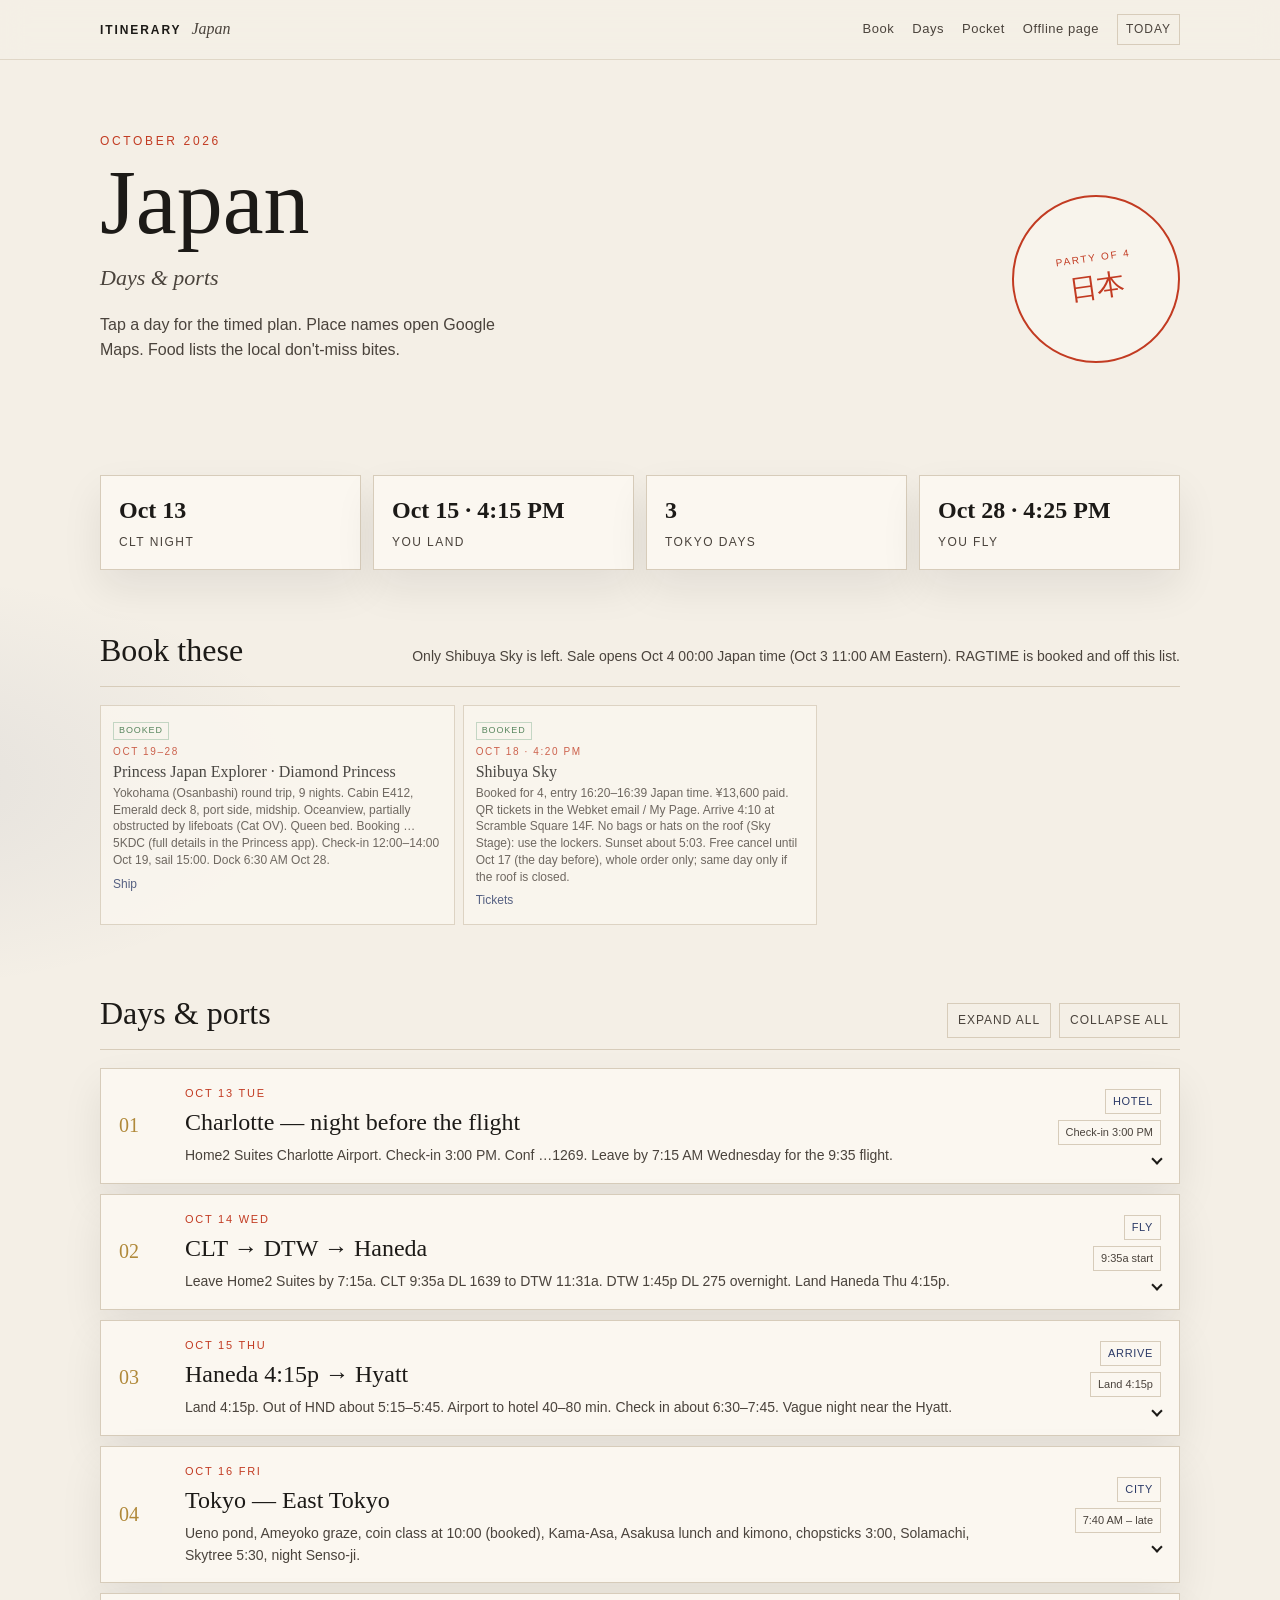
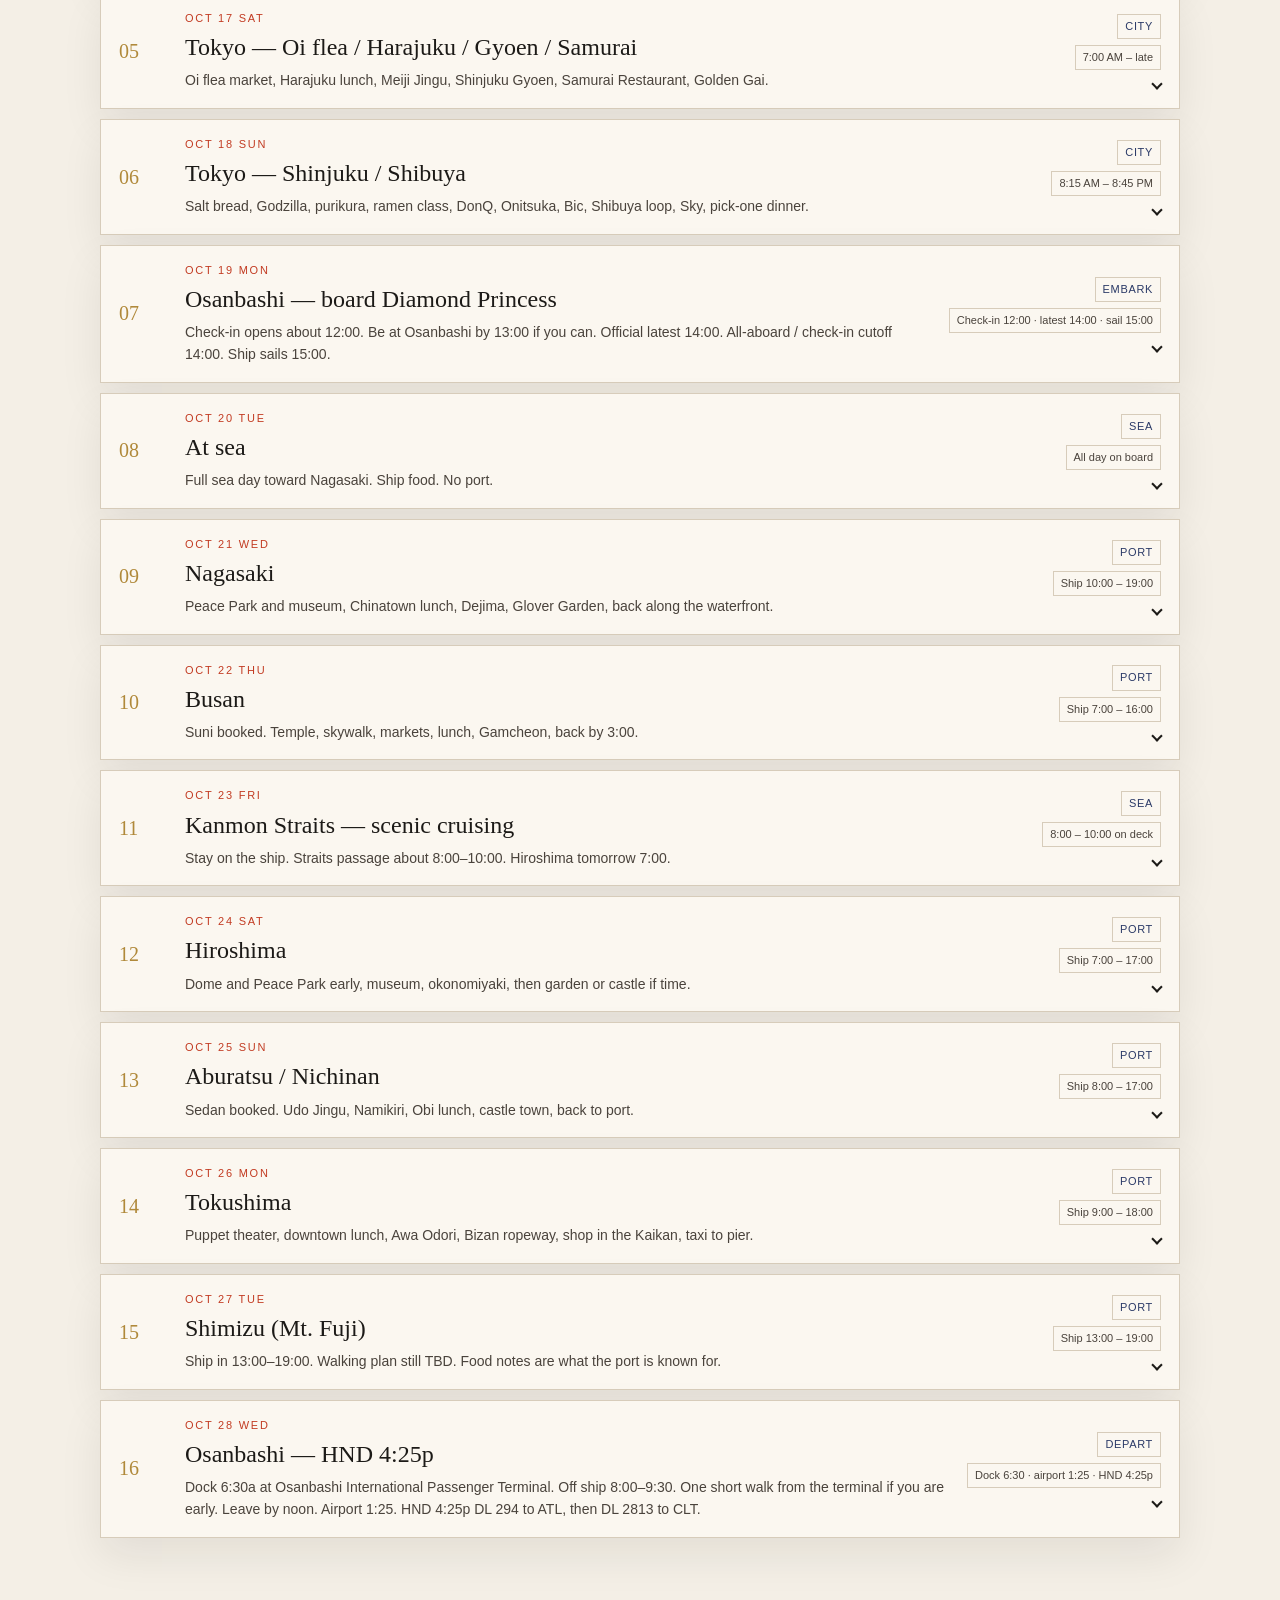
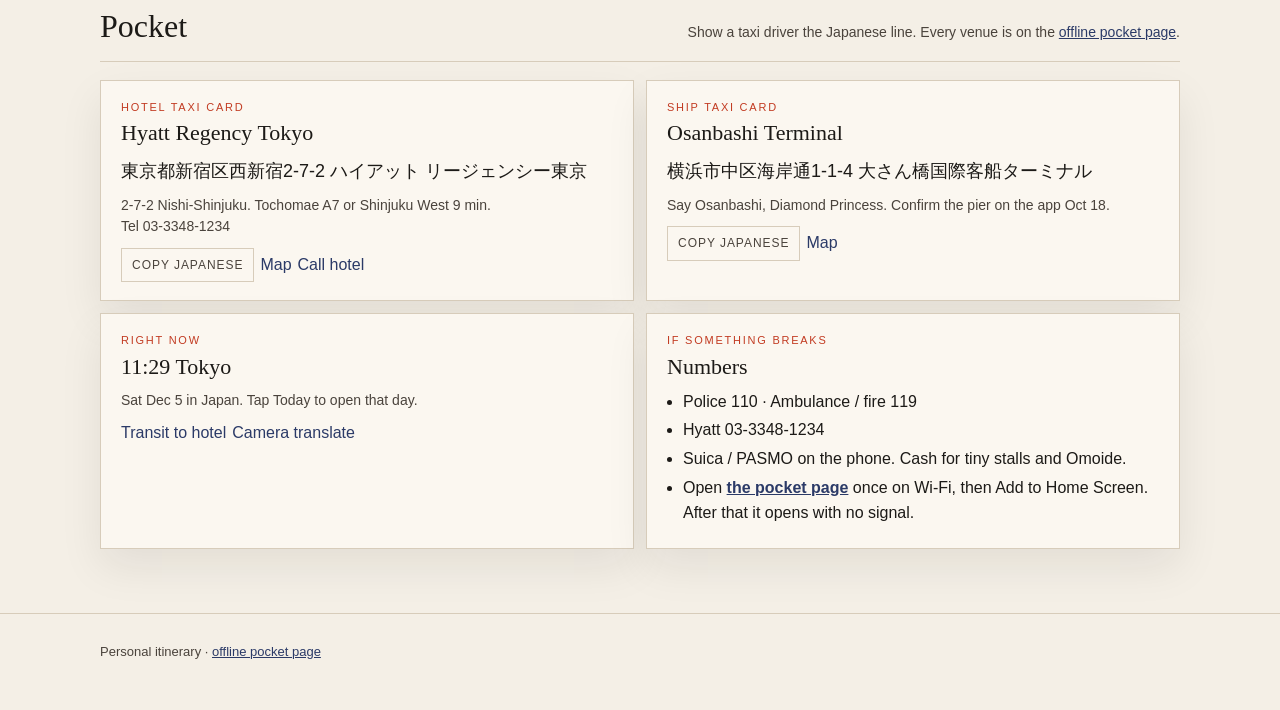
<file: index.html>
<!DOCTYPE html>
<html lang="en">
<head>
  <meta charset="UTF-8" />
  <meta name="viewport" content="width=device-width, initial-scale=1" />
  <title>Japan itinerary</title>
  <meta name="description" content="Personal trip itinerary" />
  <meta name="apple-mobile-web-app-capable" content="yes" />
  <meta name="apple-mobile-web-app-title" content="Japan trip" />
  <link rel="stylesheet" href="styles.css?v=22" />
  <link rel="manifest" href="manifest.webmanifest" />
  <meta name="theme-color" content="#f4efe6" />
</head>
<body>
  <header class="nav">
    <div class="wrap nav-inner">
      <a class="mark" href="#top">
        <b>Itinerary</b>
        <span id="nav-title">Japan</span>
      </a>
      <nav class="nav-links">
        <a href="#book">Book</a>
        <a href="#days">Days</a>
        <a href="#pocket">Pocket</a>
        <a href="pocket.html">Offline page</a>
        <button type="button" class="text-btn" id="jump-today">Today</button>
      </nav>
    </div>
  </header>

  <main class="wrap" id="top">
    <section class="hero">
      <div>
        <div class="kicker" id="season">Upcoming trip</div>
        <h1 id="title">Japan</h1>
        <p class="subtitle" id="subtitle">Our itinerary</p>
        <p class="tagline" id="tagline"></p>
      </div>
      <div class="seal" aria-hidden="true">
        <div>
          <small id="travelers">Travelers</small>
          <strong>&#26085;&#26412;</strong>
        </div>
      </div>
    </section>

    <div class="stats" id="overview"></div>

    <section id="book">
      <div class="section-head">
        <h2>Book these</h2>
        <p>Only Shibuya Sky is left. Sale opens Oct 4 00:00 Japan time (Oct 3 11:00 AM Eastern). RAGTIME is booked and off this list.</p>
      </div>
      <div class="book-list" id="book-list"></div>
    </section>

    <section id="days">
      <div class="section-head">
        <h2>Days & ports</h2>
        <div class="toolbar">
          <button type="button" class="text-btn" id="expand-all">Expand all</button>
          <button type="button" class="text-btn" id="collapse-all">Collapse all</button>
        </div>
      </div>
      <div class="days" id="day-list"></div>
    </section>

    <section id="pocket">
      <div class="section-head">
        <h2>Pocket</h2>
        <p>Show a taxi driver the Japanese line. Every venue is on the <a href="pocket.html">offline pocket page</a>.</p>
      </div>
      <div class="pocket-grid">
        <article class="card taxi">
          <div class="day-date">Hotel taxi card</div>
          <h3>Hyatt Regency Tokyo</h3>
          <p class="jp" id="addr-hyatt">&#26481;&#20140;&#37117;&#26032;&#23487;&#21306;&#35199;&#26032;&#23487;2-7-2 &#12495;&#12452;&#12450;&#12483;&#12488; &#12522;&#12540;&#12472;&#12455;&#12531;&#12471;&#12540;&#26481;&#20140;</p>
          <p class="muted">2-7-2 Nishi-Shinjuku. Tochomae A7 or Shinjuku West 9 min.</p>
          <p class="muted">Tel 03-3348-1234</p>
          <div class="chips">
            <button type="button" class="text-btn copy-btn" data-copy="&#26481;&#20140;&#37117;&#26032;&#23487;&#21306;&#35199;&#26032;&#23487;2-7-2 &#12495;&#12452;&#12450;&#12483;&#12488; &#12522;&#12540;&#12472;&#12455;&#12531;&#12471;&#12540;&#26481;&#20140;">Copy Japanese</button>
            <a class="chip-link" href="https://maps.google.com/?q=Hyatt+Regency+Tokyo+Nishi-Shinjuku" target="_blank" rel="noopener">Map</a>
            <a class="chip-link" href="tel:+81333481234">Call hotel</a>
          </div>
        </article>
        <article class="card taxi">
          <div class="day-date">Ship taxi card</div>
          <h3>Osanbashi Terminal</h3>
          <p class="jp" id="addr-osanbashi">&#27178;&#27996;&#24066;&#20013;&#21306;&#28023;&#23736;&#36890;1-1-4 &#22823;&#12373;&#12435;&#27211;&#22269;&#38555;&#23458;&#33337;&#12479;&#12540;&#12511;&#12490;&#12523;</p>
          <p class="muted">Say Osanbashi, Diamond Princess. Confirm the pier on the app Oct 18.</p>
          <div class="chips">
            <button type="button" class="text-btn copy-btn" data-copy="&#27178;&#27996;&#24066;&#20013;&#21306;&#28023;&#23736;&#36890;1-1-4 &#22823;&#12373;&#12435;&#27211;&#22269;&#38555;&#23458;&#33337;&#12479;&#12540;&#12511;&#12490;&#12523;">Copy Japanese</button>
            <a class="chip-link" href="https://maps.google.com/?q=Osanbashi+Yokohama+International+Passenger+Terminal" target="_blank" rel="noopener">Map</a>
          </div>
        </article>
        <article class="card">
          <div class="day-date">Right now</div>
          <h3 id="jp-clock">Japan time</h3>
          <p class="muted" id="jp-clock-sub">Uses Tokyo time even if your phone is still on Eastern.</p>
          <div class="chips">
            <a class="chip-link" href="https://www.google.com/maps/dir/?api=1&destination=Hyatt+Regency+Tokyo+Nishi-Shinjuku&travelmode=transit" target="_blank" rel="noopener">Transit to hotel</a>
            <a class="chip-link" href="https://translate.google.com/?sl=ja&tl=en&op=camera" target="_blank" rel="noopener">Camera translate</a>
          </div>
        </article>
        <article class="card">
          <div class="day-date">If something breaks</div>
          <h3>Numbers</h3>
          <ul class="list tight">
            <li>Police 110 &middot; Ambulance / fire 119</li>
            <li>Hyatt 03-3348-1234</li>
            <li>Suica / PASMO on the phone. Cash for tiny stalls and Omoide.</li>
            <li>Open <a href="pocket.html">the pocket page</a> once on Wi-Fi, then Add to Home Screen. After that it opens with no signal.</li>
          </ul>
        </article>
      </div>
    </section>
  </main>

  <footer>
    <div class="wrap">Personal itinerary &middot; <a href="pocket.html">offline pocket page</a></div>
  </footer>

  <script src="days-bookends.js?v=22"></script>
  <script src="days-tokyo.js?v=22"></script>
  <script src="days-ports.js?v=22"></script>
  <script src="itinerary.js?v=22"></script>
  <script src="bookings.js?v=22"></script>
  <script src="app.js?v=22"></script>
</body>
</html>
</file>
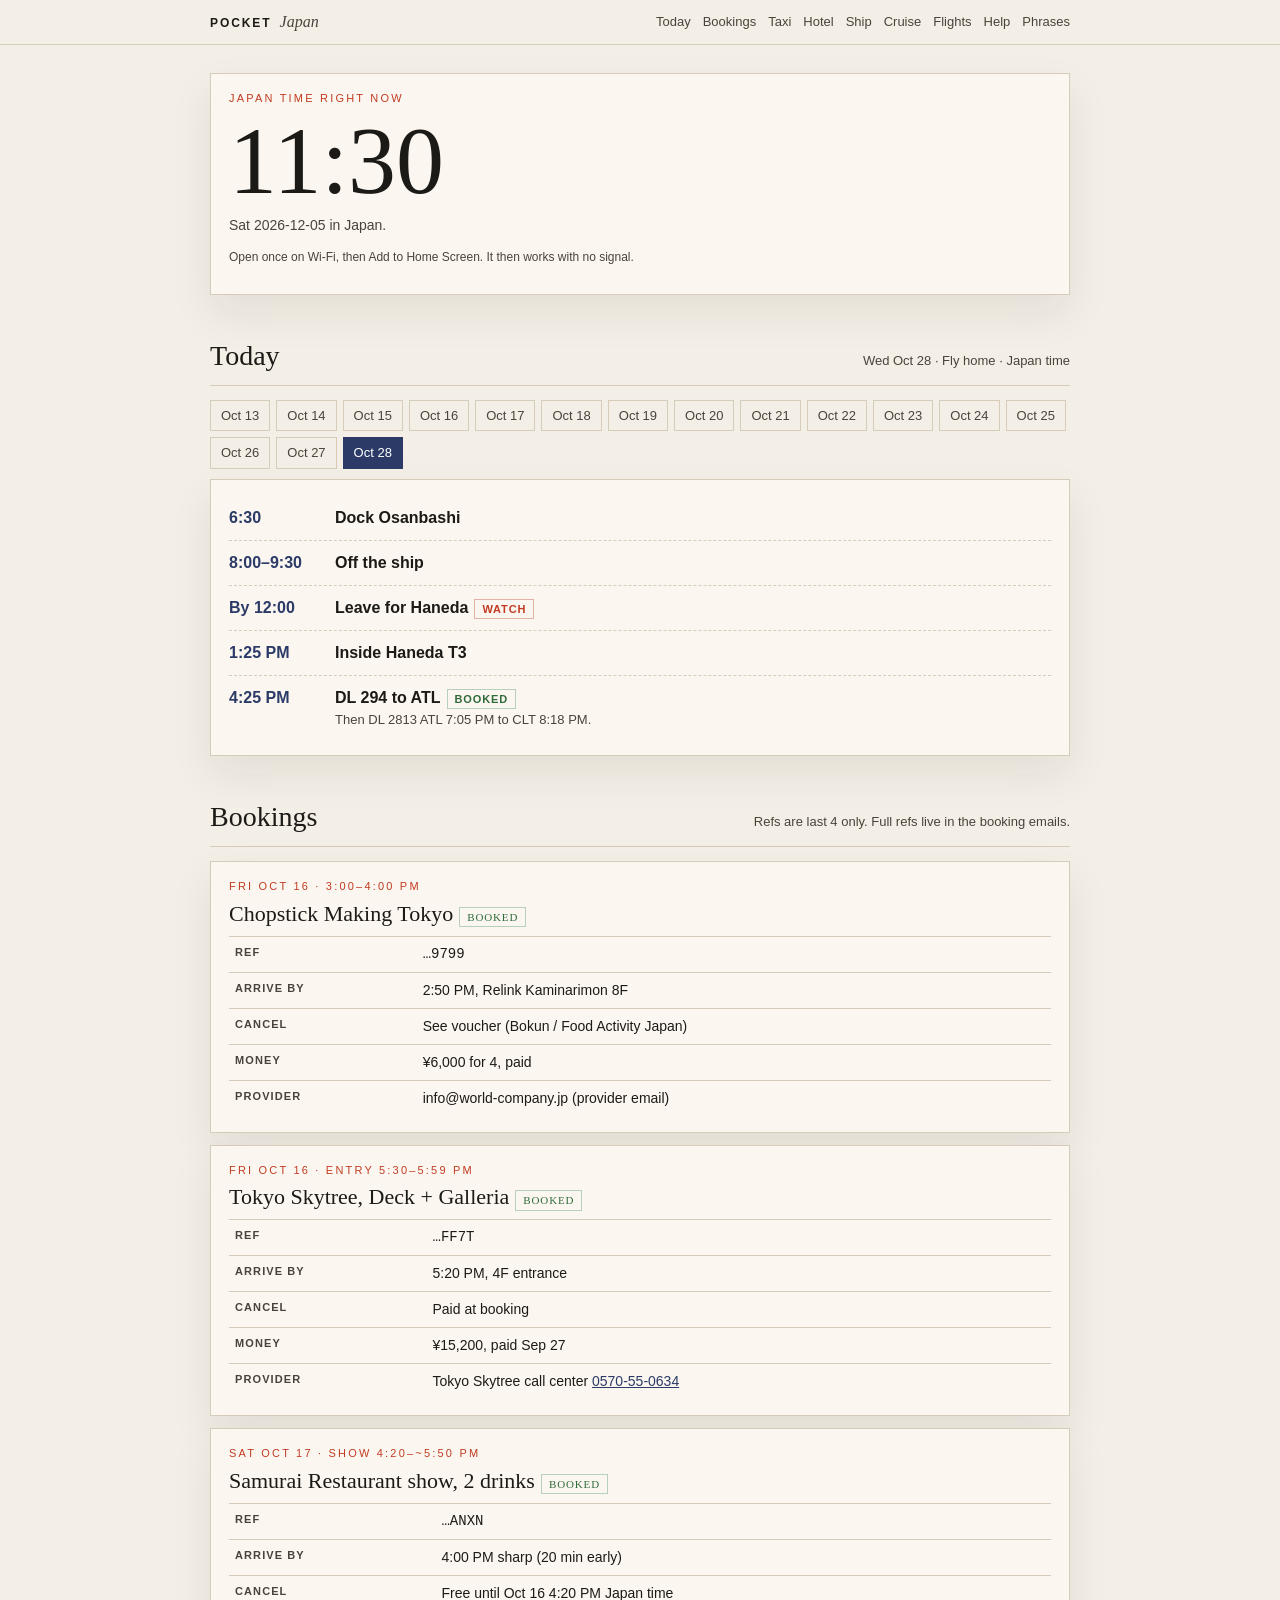
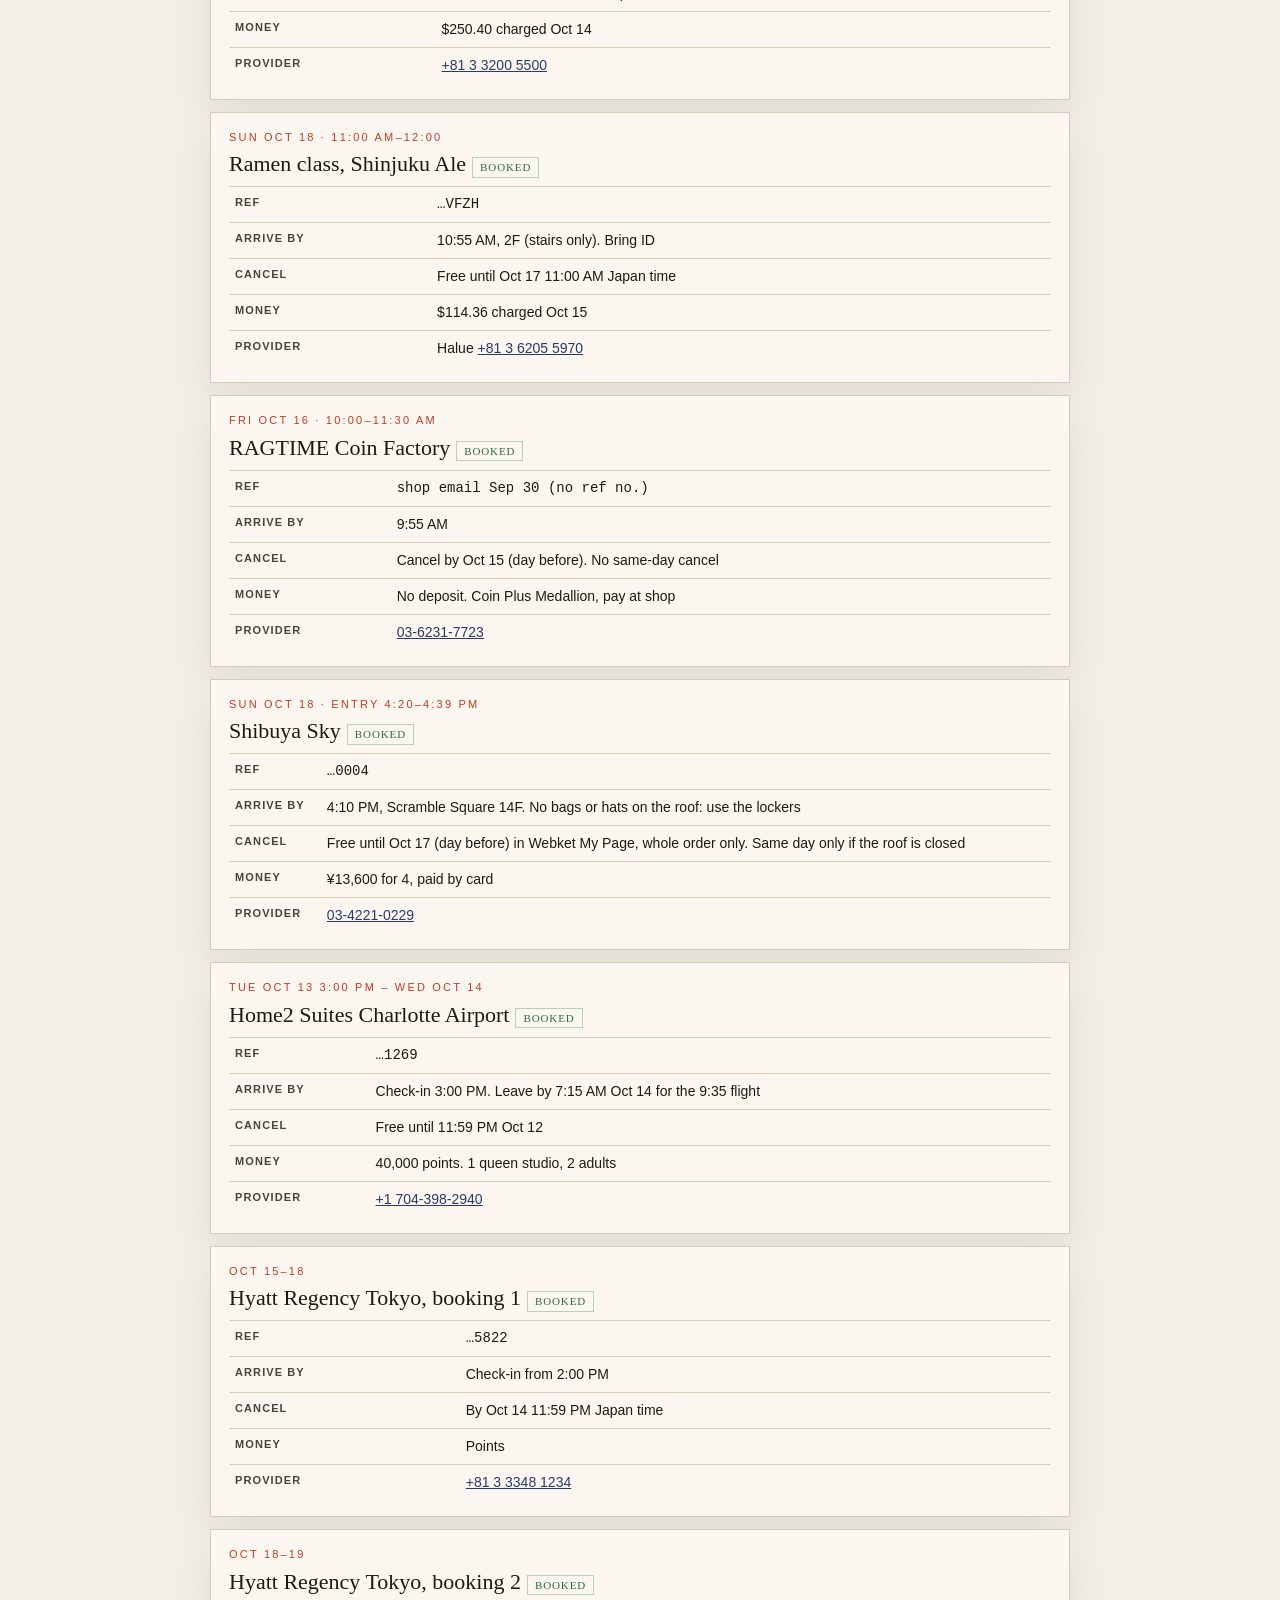
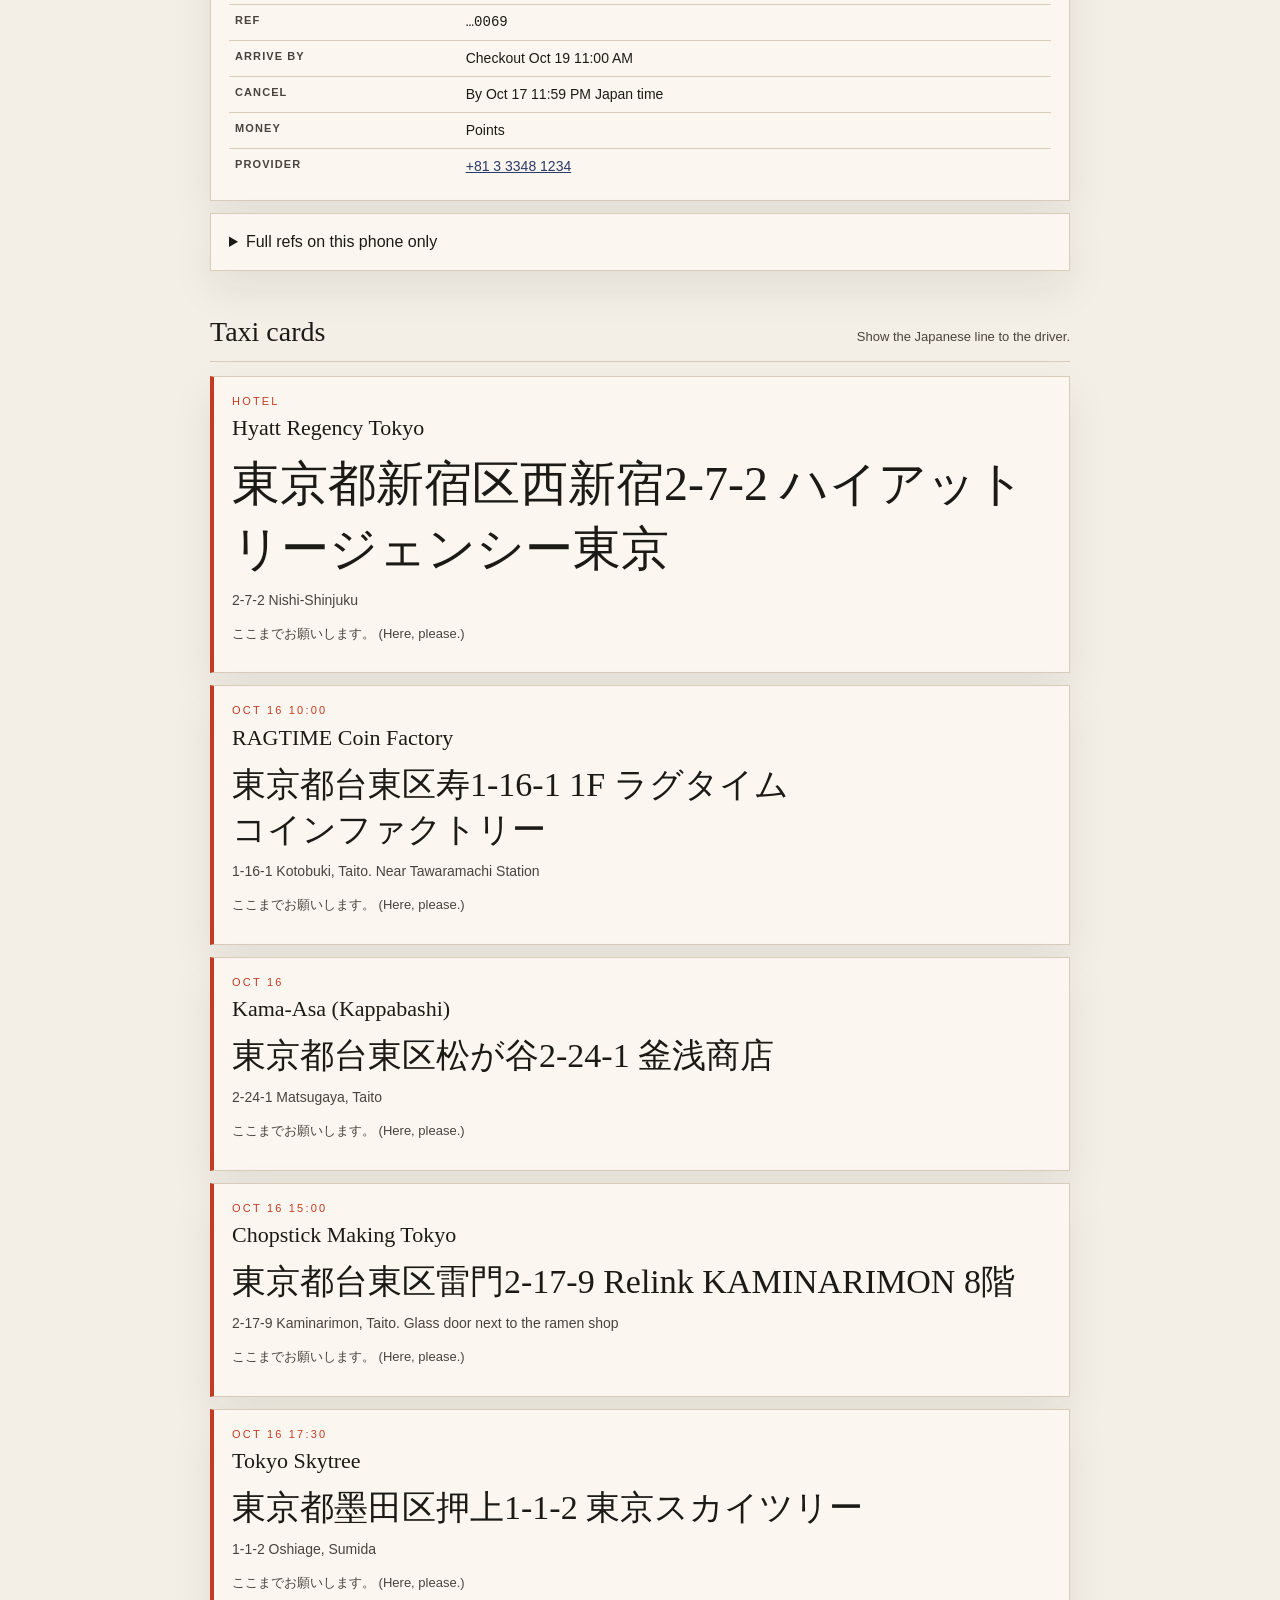
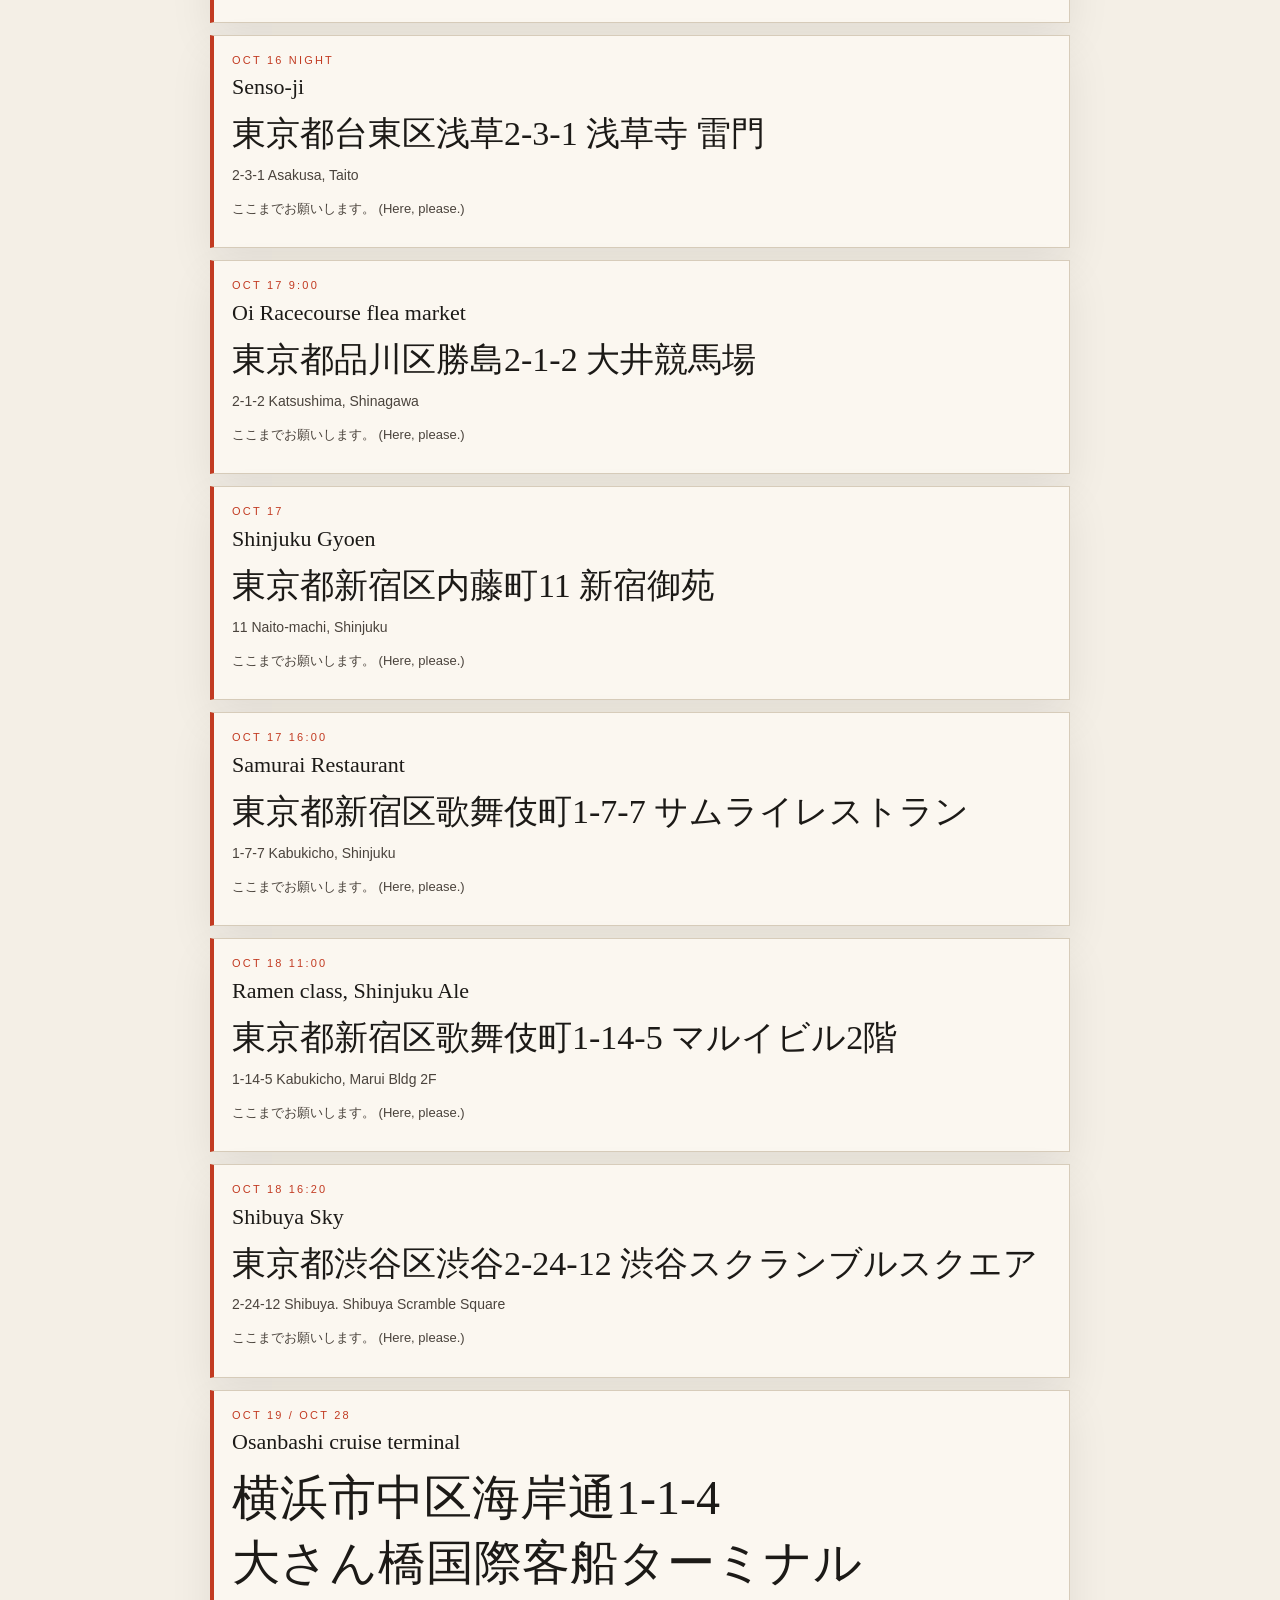
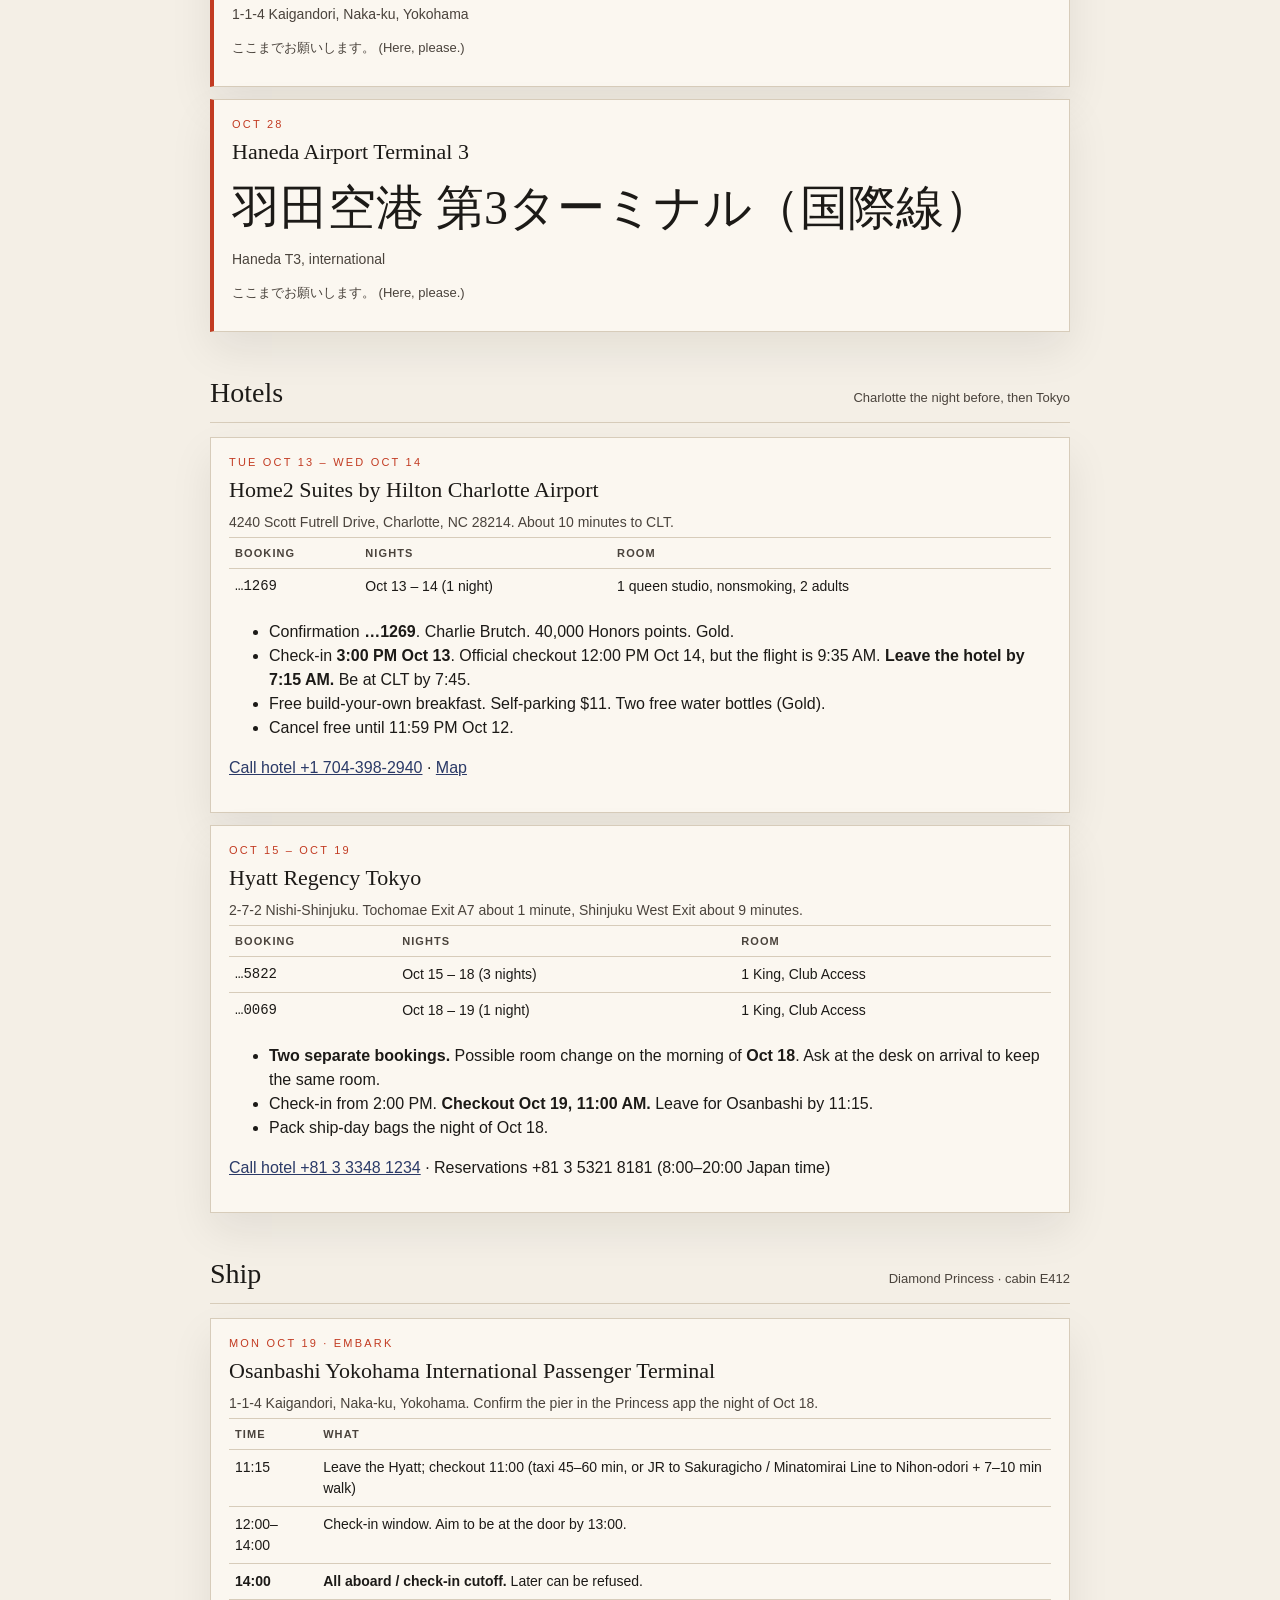
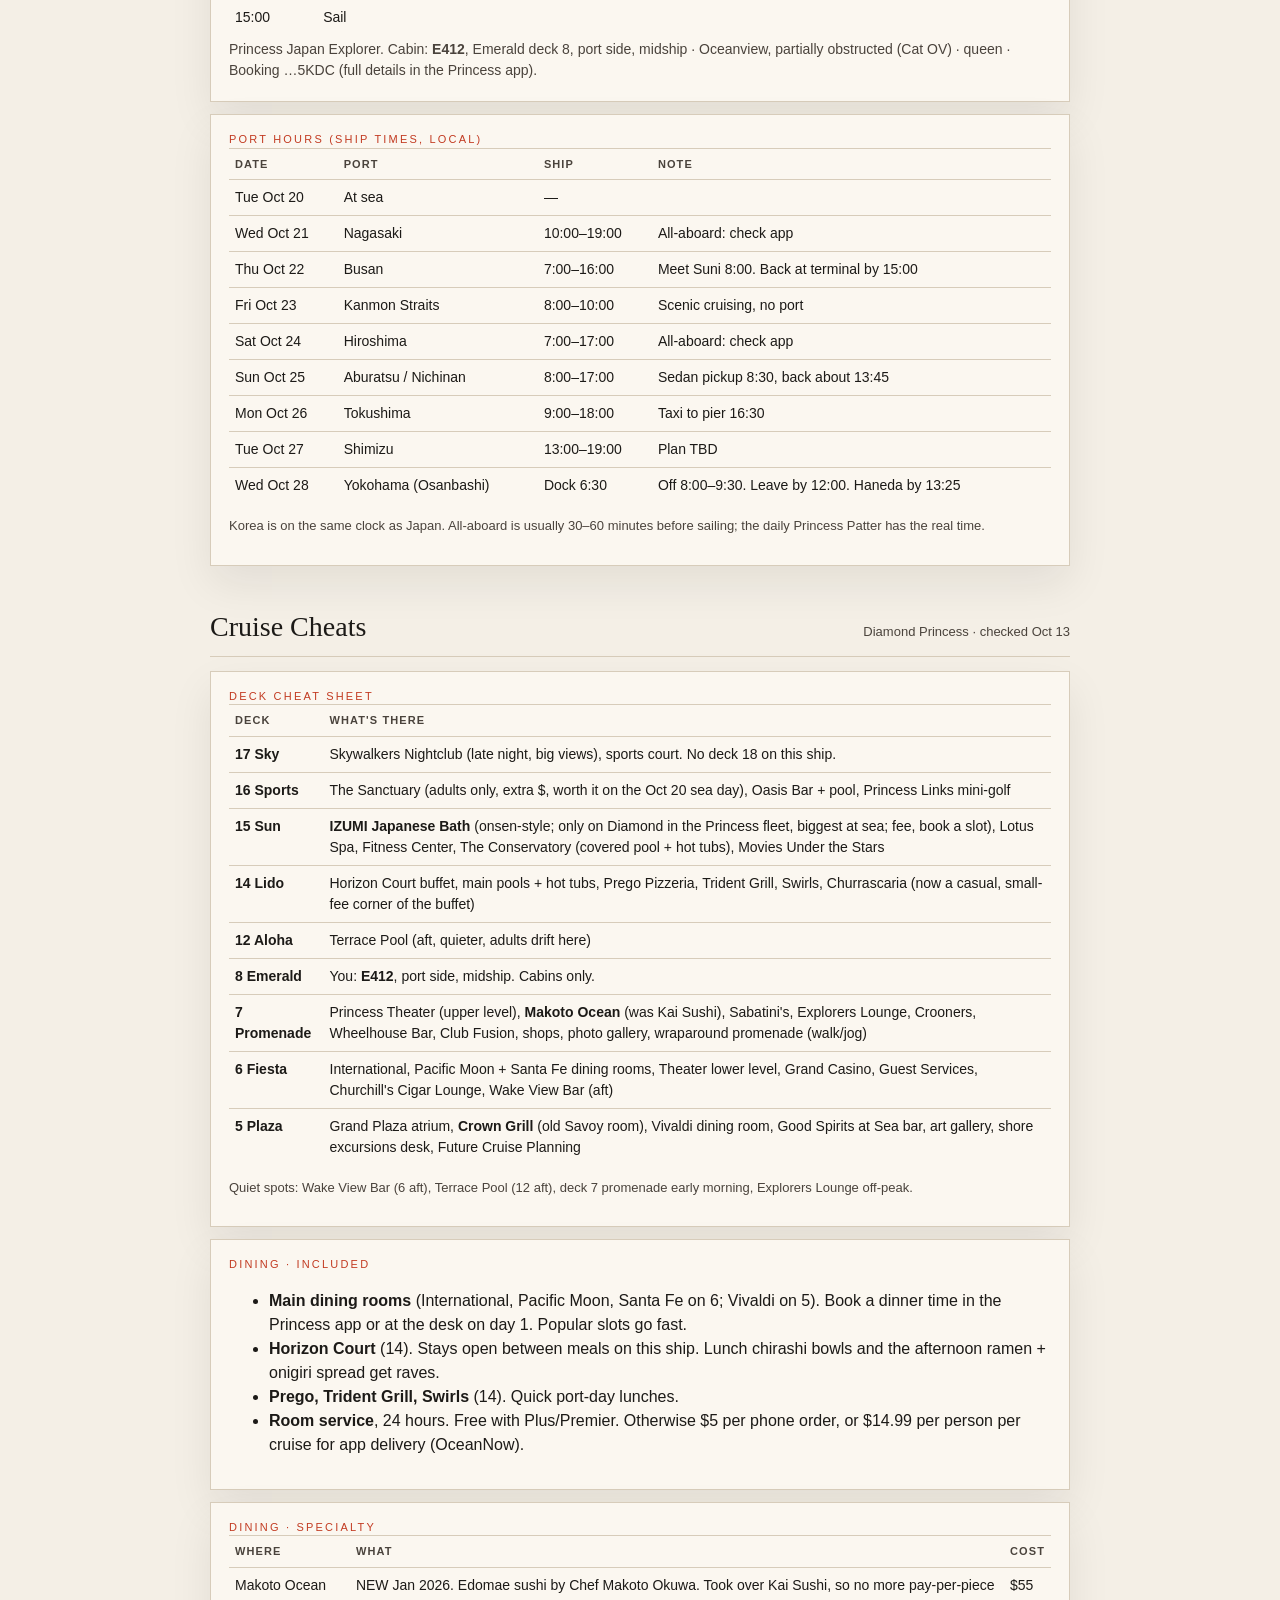
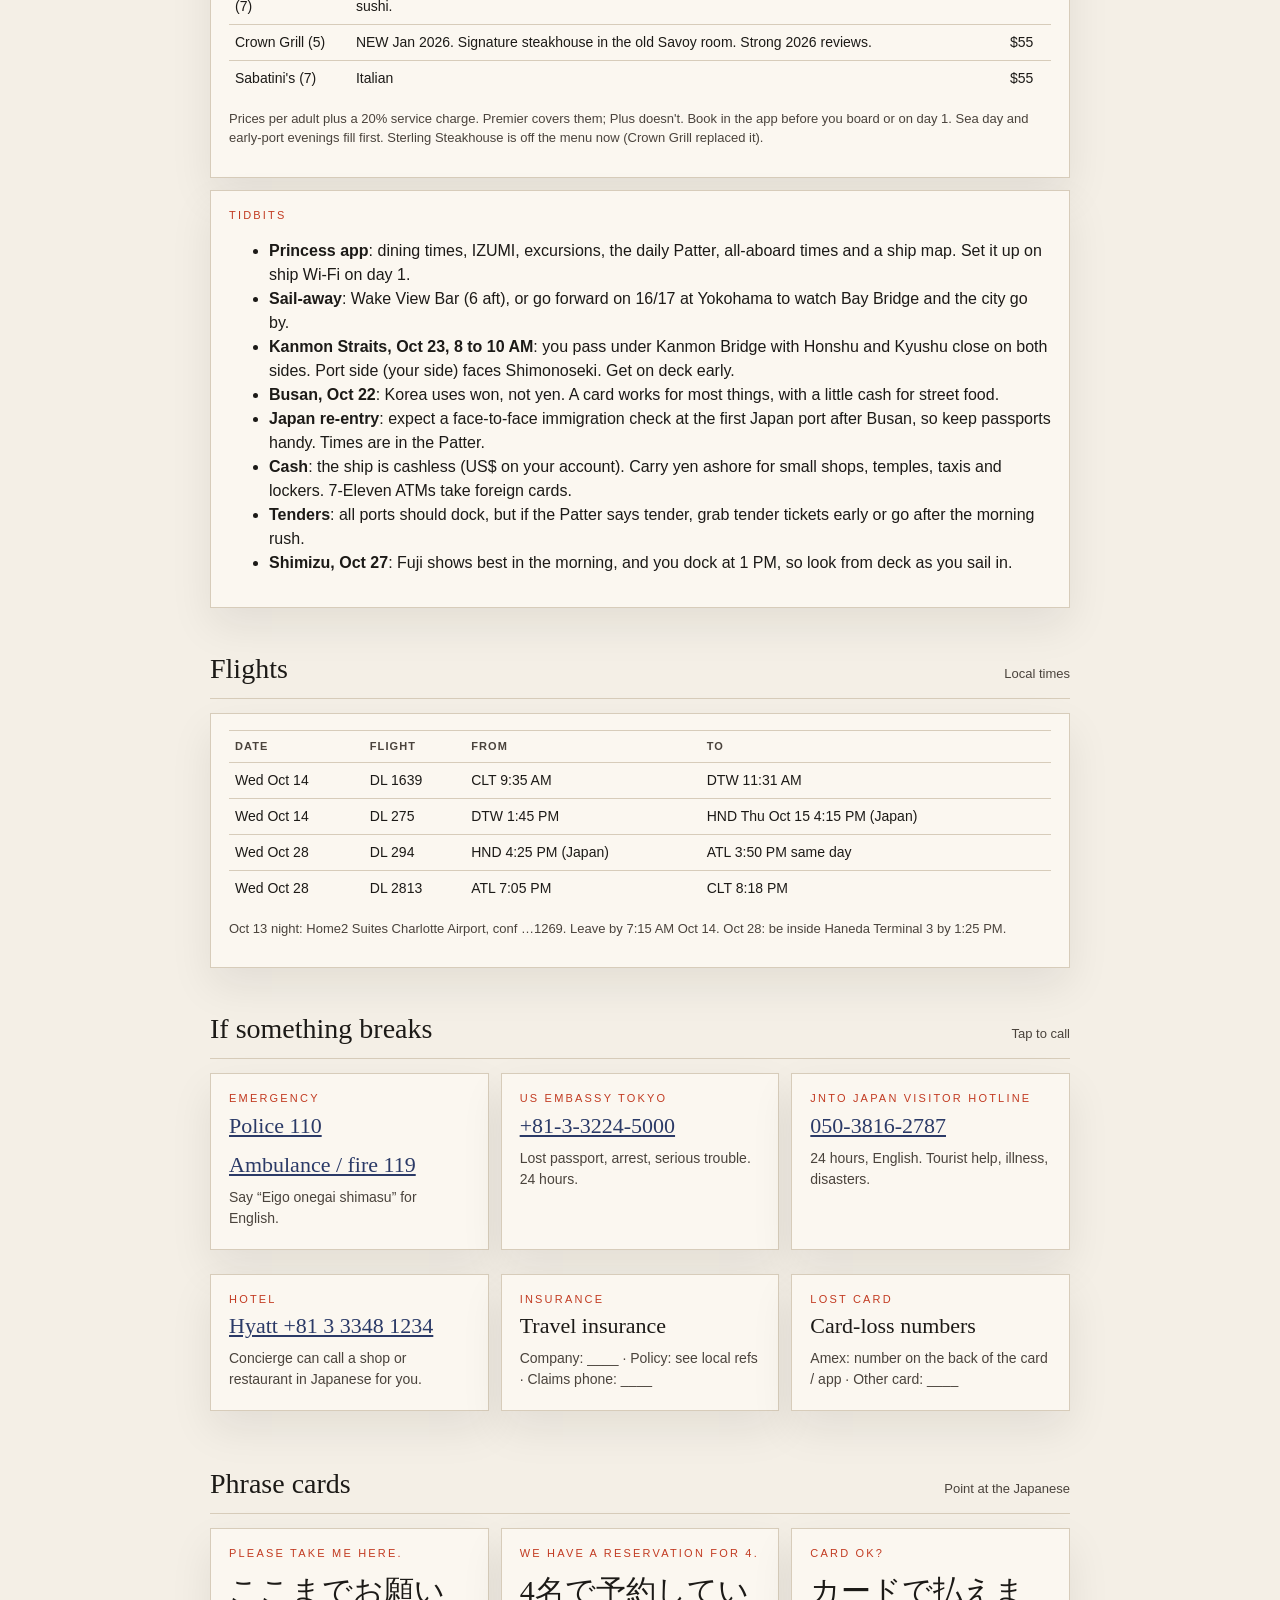
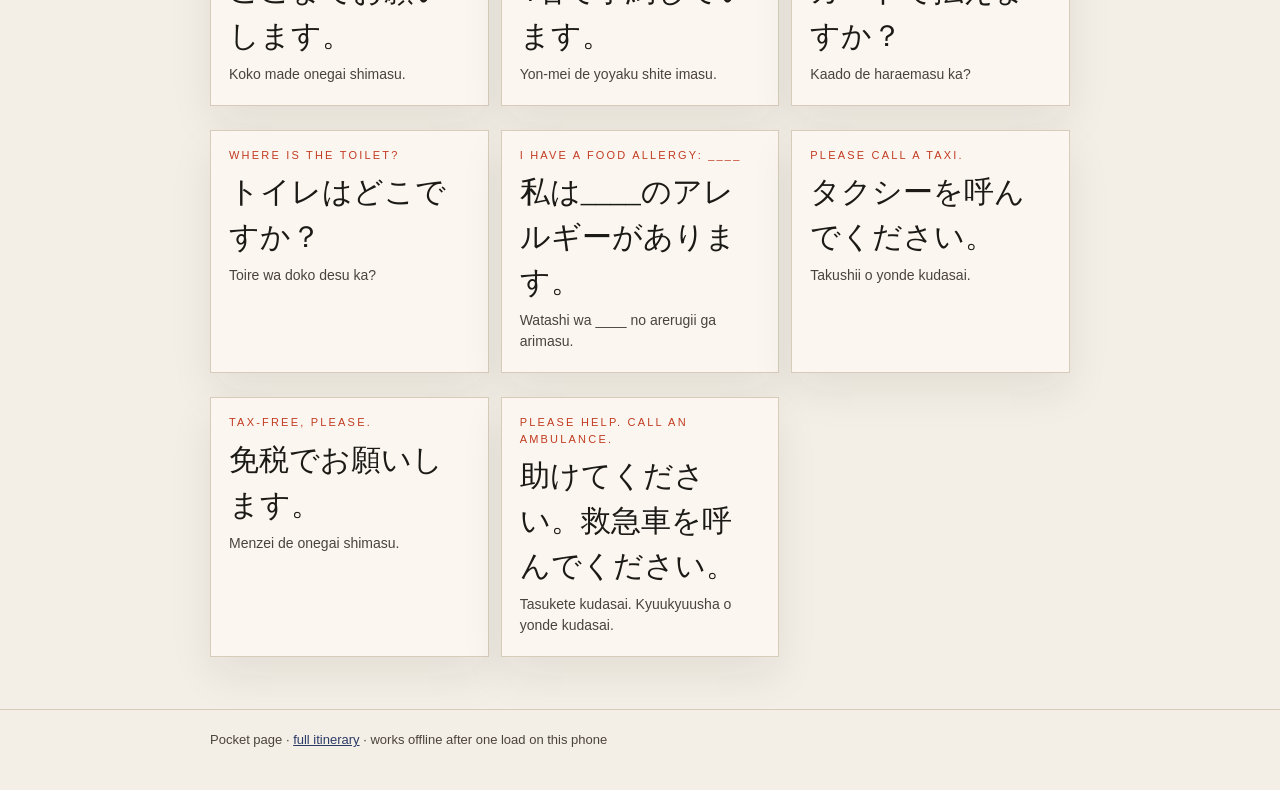
<file: pocket.html>
<!DOCTYPE html>
<html lang="en">
<head>
  <meta charset="UTF-8" />
  <meta name="viewport" content="width=device-width, initial-scale=1" />
  <title>Japan pocket</title>
  <meta name="description" content="Offline pocket page for the trip" />
  <meta name="apple-mobile-web-app-capable" content="yes" />
  <meta name="apple-mobile-web-app-title" content="Japan pocket" />
  <meta name="theme-color" content="#f4efe6" />
  <link rel="manifest" href="manifest.webmanifest" />
  <link rel="apple-touch-icon" href="icon.svg" />
  <style>
    :root {
      --ink: #1c1a17; --ink-soft: #4a433c; --paper: #f4efe6; --paper-2: #ebe3d4; --card: #fbf7f0;
      --line: #d7ccba; --indigo: #2b3a67; --vermillion: #c23b22; --gold: #b0893a; --green: #2f6b3a;
      --shadow: 0 18px 40px rgba(28, 26, 23, 0.08);
      --serif: "Iowan Old Style", "Palatino Linotype", Palatino, "Book Antiqua", Georgia, serif;
      --sans: "Avenir Next", "Segoe UI", "Hiragino Sans", "Noto Sans JP", sans-serif;
      --jp: "Hiragino Mincho ProN", "Yu Mincho", "Noto Serif JP", "Hiragino Sans", serif;
    }
    * { box-sizing: border-box; }
    html { scroll-behavior: smooth; }
    body {
      margin: 0; color: var(--ink); font-family: var(--sans); line-height: 1.5;
      background: radial-gradient(1200px 500px at 80% -10%, rgba(226,183,176,0.28), transparent 55%), var(--paper);
    }
    a { color: var(--indigo); }
    .wrap { width: min(860px, calc(100% - 28px)); margin: 0 auto; }
    .nav { position: sticky; top: 0; z-index: 20; backdrop-filter: blur(14px); background: rgba(244,239,230,0.9); border-bottom: 1px solid var(--line); }
    .nav-inner { display: flex; gap: 14px; align-items: center; justify-content: space-between; padding: 10px 0; }
    .mark { text-decoration: none; color: inherit; display: flex; gap: 8px; align-items: baseline; }
    .mark b { letter-spacing: 0.16em; text-transform: uppercase; font-size: 12px; }
    .mark span { font-family: var(--serif); font-style: italic; color: var(--ink-soft); }
    .nav-links { display: flex; gap: 12px; flex-wrap: wrap; font-size: 13px; }
    .nav-links a { text-decoration: none; color: var(--ink-soft); }
    section { margin: 28px 0 40px; }
    .section-head { display: flex; justify-content: space-between; align-items: baseline; gap: 10px; border-bottom: 1px solid var(--line); padding-bottom: 8px; margin-bottom: 14px; }
    h1, h2, h3 { font-family: var(--serif); font-weight: 500; }
    .section-head h2 { margin: 0; font-size: 28px; }
    .section-head p { margin: 0; color: var(--ink-soft); font-size: 13px; }
    .card { background: var(--card); border: 1px solid var(--line); box-shadow: var(--shadow); padding: 16px 18px; margin-bottom: 12px; }
    .card h3 { margin: 2px 0 6px; font-size: 22px; }
    .kicker { font-size: 11px; letter-spacing: 0.2em; text-transform: uppercase; color: var(--vermillion); }
    .muted { color: var(--ink-soft); font-size: 14px; margin: 4px 0; }
    .grid { display: grid; grid-template-columns: repeat(auto-fit, minmax(250px, 1fr)); gap: 12px; }
    .clock { font-family: var(--serif); font-size: clamp(56px, 16vw, 96px); line-height: 1; margin: 6px 0; }
    .blocks { list-style: none; margin: 0; padding: 0; }
    .blocks li { display: grid; grid-template-columns: 96px 1fr; gap: 10px; padding: 10px 0; border-top: 1px dashed var(--line); }
    .blocks li:first-child { border-top: 0; }
    .blocks .time { font-weight: 600; color: var(--indigo); font-variant-numeric: tabular-nums; }
    .blocks .what { font-weight: 600; }
    .tag { display: inline-block; font-size: 11px; letter-spacing: 0.08em; text-transform: uppercase; border: 1px solid var(--line); padding: 1px 7px; margin-left: 6px; }
    .tag.ok { color: var(--green); border-color: #b7d0bb; }
    .tag.hold { color: var(--gold); border-color: #dcc79b; }
    .tag.open { color: var(--vermillion); border-color: #e3b1a6; }
    .day-tabs { display: flex; gap: 6px; flex-wrap: wrap; margin-bottom: 10px; }
    .day-tabs button, .text-btn { font: inherit; font-size: 13px; background: transparent; border: 1px solid var(--line); padding: 5px 10px; cursor: pointer; color: var(--ink-soft); }
    .day-tabs button.active { background: var(--indigo); color: #fff; border-color: var(--indigo); }
    table { width: 100%; border-collapse: collapse; font-size: 14px; }
    th, td { text-align: left; padding: 7px 6px; border-top: 1px solid var(--line); vertical-align: top; }
    th { font-size: 11px; letter-spacing: 0.1em; text-transform: uppercase; color: var(--ink-soft); }
    .taxi { border-left: 4px solid var(--vermillion); }
    .taxi .jp { font-family: var(--jp); font-size: clamp(24px, 6.4vw, 34px); line-height: 1.35; margin: 8px 0; word-break: keep-all; overflow-wrap: anywhere; }
    .taxi.big .jp { font-size: clamp(30px, 9vw, 48px); }
    .phrase .jp { font-family: var(--jp); font-size: clamp(22px, 5.8vw, 30px); margin: 6px 0; }
    .ref { font-variant-numeric: tabular-nums; font-family: ui-monospace, Menlo, monospace; }
    .local input { font: inherit; width: 100%; padding: 6px 8px; border: 1px solid var(--line); background: #fff; margin: 3px 0 8px; }
    .local label { font-size: 13px; color: var(--ink-soft); }
    .note { font-size: 13px; color: var(--ink-soft); }
    .offline { font-size: 12px; color: var(--ink-soft); }
    footer { padding: 20px 0 40px; color: var(--ink-soft); font-size: 13px; border-top: 1px solid var(--line); }
    @media (max-width: 520px) { .blocks li { grid-template-columns: 78px 1fr; } }
    @media print { .nav, .local, .day-tabs, .text-btn { display: none; } .card { box-shadow: none; break-inside: avoid; } }
  </style>
</head>
<body>
  <header class="nav">
    <div class="wrap nav-inner">
      <a class="mark" href="index.html"><b>Pocket</b><span>Japan</span></a>
      <nav class="nav-links">
        <a href="#today">Today</a>
        <a href="#bookings">Bookings</a>
        <a href="#taxi">Taxi</a>
        <a href="#hotel">Hotel</a>
        <a href="#ship">Ship</a>
        <a href="#cruise-cheats">Cruise</a>
        <a href="#flights">Flights</a>
        <a href="#sos">Help</a>
        <a href="#phrases">Phrases</a>
      </nav>
    </div>
  </header>

  <main class="wrap">
    <section id="now">
      <div class="card">
        <div class="kicker">Japan time right now</div>
        <div class="clock" id="clock">--:--</div>
        <p class="muted" id="clock-sub">Tokyo time even if the phone is still on Eastern.</p>
        <p class="offline" id="offline-status">Open once on Wi-Fi, then Add to Home Screen. It then works with no signal.</p>
      </div>
    </section>

    <section id="today">
      <div class="section-head"><h2>Today</h2><p id="today-label">Timed items, Japan time</p></div>
      <div class="day-tabs" id="day-tabs"></div>
      <div class="card"><ul class="blocks" id="today-list"></ul></div>
    </section>

    <section id="bookings">
      <div class="section-head"><h2>Bookings</h2><p>Refs are last 4 only. Full refs live in the booking emails.</p></div>
      <div id="booking-list"></div>
      <details class="card local">
        <summary>Full refs on this phone only</summary>
        <p class="note">Typed here, saved only in this browser (localStorage). Never uploaded, never in the public repo.</p>
        <div id="local-fields"></div>
        <button type="button" class="text-btn" id="local-clear">Clear saved refs</button>
      </details>
    </section>

    <section id="taxi">
      <div class="section-head"><h2>Taxi cards</h2><p>Show the Japanese line to the driver.</p></div>
      <div id="taxi-list"></div>
    </section>

<section id="hotel">
      <div class="section-head"><h2>Hotels</h2><p>Charlotte the night before, then Tokyo</p></div>
      <div class="card">
        <div class="kicker">Tue Oct 13 &ndash; Wed Oct 14</div>
        <h3>Home2 Suites by Hilton Charlotte Airport</h3>
        <p class="muted">4240 Scott Futrell Drive, Charlotte, NC 28214. About 10 minutes to CLT.</p>
        <table>
          <tr><th>Booking</th><th>Nights</th><th>Room</th></tr>
          <tr><td class="ref">&hellip;1269</td><td>Oct 13 &ndash; 14 (1 night)</td><td>1 queen studio, nonsmoking, 2 adults</td></tr>
        </table>
        <ul>
          <li>Confirmation <b>…1269</b>. Charlie Brutch. 40,000 Honors points. Gold.</li>
          <li>Check-in <b>3:00 PM Oct 13</b>. Official checkout 12:00 PM Oct 14, but the flight is 9:35 AM. <b>Leave the hotel by 7:15 AM.</b> Be at CLT by 7:45.</li>
          <li>Free build-your-own breakfast. Self-parking $11. Two free water bottles (Gold).</li>
          <li>Cancel free until 11:59 PM Oct 12.</li>
        </ul>
        <p><a href="tel:+17043982940">Call hotel +1 704-398-2940</a> &middot; <a href="https://maps.google.com/?q=4240+Scott+Futrell+Drive+Charlotte+NC+28214">Map</a></p>
      </div>
      <div class="card">
        <div class="kicker">Oct 15 &ndash; Oct 19</div>
        <h3>Hyatt Regency Tokyo</h3>
        <p class="muted">2-7-2 Nishi-Shinjuku. Tochomae Exit A7 about 1 minute, Shinjuku West Exit about 9 minutes.</p>
        <table>
          <tr><th>Booking</th><th>Nights</th><th>Room</th></tr>
          <tr><td class="ref">&hellip;5822</td><td>Oct 15 &ndash; 18 (3 nights)</td><td>1 King, Club Access</td></tr>
          <tr><td class="ref">&hellip;0069</td><td>Oct 18 &ndash; 19 (1 night)</td><td>1 King, Club Access</td></tr>
        </table>
        <ul>
          <li><b>Two separate bookings.</b> Possible room change on the morning of <b>Oct 18</b>. Ask at the desk on arrival to keep the same room.</li>
          <li>Check-in from 2:00 PM. <b>Checkout Oct 19, 11:00 AM.</b> Leave for Osanbashi by 11:15.</li>
          <li>Pack ship-day bags the night of Oct 18.</li>
        </ul>
        <p><a href="tel:+81333481234">Call hotel +81 3 3348 1234</a> &middot; Reservations +81 3 5321 8181 (8:00&ndash;20:00 Japan time)</p>
      </div>
    </section>

    <section id="ship">
      <div class="section-head"><h2>Ship</h2><p>Diamond Princess &middot; cabin E412</p></div>
      <div class="card">
        <div class="kicker">Mon Oct 19 &middot; embark</div>
        <h3>Osanbashi Yokohama International Passenger Terminal</h3>
        <p class="muted">1-1-4 Kaigandori, Naka-ku, Yokohama. Confirm the pier in the Princess app the night of Oct 18.</p>
        <table>
          <tr><th>Time</th><th>What</th></tr>
          <tr><td>11:15</td><td>Leave the Hyatt; checkout 11:00 (taxi 45&ndash;60 min, or JR to Sakuragicho / Minatomirai Line to Nihon-odori + 7&ndash;10 min walk)</td></tr>
          <tr><td>12:00&ndash;14:00</td><td>Check-in window. Aim to be at the door by 13:00.</td></tr>
          <tr><td><b>14:00</b></td><td><b>All aboard / check-in cutoff.</b> Later can be refused.</td></tr>
          <tr><td>15:00</td><td>Sail</td></tr>
        </table>
        <p class="muted">Princess Japan Explorer. Cabin: <b>E412</b>, Emerald deck 8, port side, midship &middot; Oceanview, partially obstructed (Cat OV) &middot; queen &middot; Booking &hellip;5KDC (full details in the Princess app).</p>
      </div>
      <div class="card">
        <div class="kicker">Port hours (ship times, local)</div>
        <table>
          <tr><th>Date</th><th>Port</th><th>Ship</th><th>Note</th></tr>
          <tr><td>Tue Oct 20</td><td>At sea</td><td>&mdash;</td><td></td></tr>
          <tr><td>Wed Oct 21</td><td>Nagasaki</td><td>10:00&ndash;19:00</td><td>All-aboard: check app</td></tr>
          <tr><td>Thu Oct 22</td><td>Busan</td><td>7:00&ndash;16:00</td><td>Meet Suni 8:00. Back at terminal by 15:00</td></tr>
          <tr><td>Fri Oct 23</td><td>Kanmon Straits</td><td>8:00&ndash;10:00</td><td>Scenic cruising, no port</td></tr>
          <tr><td>Sat Oct 24</td><td>Hiroshima</td><td>7:00&ndash;17:00</td><td>All-aboard: check app</td></tr>
          <tr><td>Sun Oct 25</td><td>Aburatsu / Nichinan</td><td>8:00&ndash;17:00</td><td>Sedan pickup 8:30, back about 13:45</td></tr>
          <tr><td>Mon Oct 26</td><td>Tokushima</td><td>9:00&ndash;18:00</td><td>Taxi to pier 16:30</td></tr>
          <tr><td>Tue Oct 27</td><td>Shimizu</td><td>13:00&ndash;19:00</td><td>Plan TBD</td></tr>
          <tr><td>Wed Oct 28</td><td>Yokohama (Osanbashi)</td><td>Dock 6:30</td><td>Off 8:00&ndash;9:30. Leave by 12:00. Haneda by 13:25</td></tr>
        </table>
        <p class="note">Korea is on the same clock as Japan. All-aboard is usually 30&ndash;60 minutes before sailing; the daily Princess Patter has the real time.</p>
      </div>
    </section>

    <section id="cruise-cheats">
      <div class="section-head"><h2>Cruise Cheats</h2><p>Diamond Princess &middot; checked Oct 13</p></div>
      <div class="card">
        <div class="kicker">Deck cheat sheet</div>
        <table>
          <tr><th>Deck</th><th>What's there</th></tr>
          <tr><td><b>17 Sky</b></td><td>Skywalkers Nightclub (late night, big views), sports court. No deck 18 on this ship.</td></tr>
          <tr><td><b>16 Sports</b></td><td>The Sanctuary (adults only, extra $, worth it on the Oct 20 sea day), Oasis Bar + pool, Princess Links mini-golf</td></tr>
          <tr><td><b>15 Sun</b></td><td><b>IZUMI Japanese Bath</b> (onsen-style; only on Diamond in the Princess fleet, biggest at sea; fee, book a slot), Lotus Spa, Fitness Center, The Conservatory (covered pool + hot tubs), Movies Under the Stars</td></tr>
          <tr><td><b>14 Lido</b></td><td>Horizon Court buffet, main pools + hot tubs, Prego Pizzeria, Trident Grill, Swirls, Churrascaria (now a casual, small-fee corner of the buffet)</td></tr>
          <tr><td><b>12 Aloha</b></td><td>Terrace Pool (aft, quieter, adults drift here)</td></tr>
          <tr><td><b>8 Emerald</b></td><td>You: <b>E412</b>, port side, midship. Cabins only.</td></tr>
          <tr><td><b>7 Promenade</b></td><td>Princess Theater (upper level), <b>Makoto Ocean</b> (was Kai Sushi), Sabatini's, Explorers Lounge, Crooners, Wheelhouse Bar, Club Fusion, shops, photo gallery, wraparound promenade (walk/jog)</td></tr>
          <tr><td><b>6 Fiesta</b></td><td>International, Pacific Moon + Santa Fe dining rooms, Theater lower level, Grand Casino, Guest Services, Churchill's Cigar Lounge, Wake View Bar (aft)</td></tr>
          <tr><td><b>5 Plaza</b></td><td>Grand Plaza atrium, <b>Crown Grill</b> (old Savoy room), Vivaldi dining room, Good Spirits at Sea bar, art gallery, shore excursions desk, Future Cruise Planning</td></tr>
        </table>
        <p class="note">Quiet spots: Wake View Bar (6 aft), Terrace Pool (12 aft), deck 7 promenade early morning, Explorers Lounge off-peak.</p>
      </div>
      <div class="card">
        <div class="kicker">Dining &middot; included</div>
        <ul>
          <li><b>Main dining rooms</b> (International, Pacific Moon, Santa Fe on 6; Vivaldi on 5). Book a dinner time in the Princess app or at the desk on day 1. Popular slots go fast.</li>
          <li><b>Horizon Court</b> (14). Stays open between meals on this ship. Lunch chirashi bowls and the afternoon ramen + onigiri spread get raves.</li>
          <li><b>Prego, Trident Grill, Swirls</b> (14). Quick port-day lunches.</li>
          <li><b>Room service</b>, 24 hours. Free with Plus/Premier. Otherwise $5 per phone order, or $14.99 per person per cruise for app delivery (OceanNow).</li>
        </ul>
      </div>
      <div class="card">
        <div class="kicker">Dining &middot; specialty</div>
        <table>
          <tr><th>Where</th><th>What</th><th>Cost</th></tr>
          <tr><td>Makoto Ocean (7)</td><td>NEW Jan 2026. Edomae sushi by Chef Makoto Okuwa. Took over Kai Sushi, so no more pay-per-piece sushi.</td><td>$55</td></tr>
          <tr><td>Crown Grill (5)</td><td>NEW Jan 2026. Signature steakhouse in the old Savoy room. Strong 2026 reviews.</td><td>$55</td></tr>
          <tr><td>Sabatini's (7)</td><td>Italian</td><td>$55</td></tr>
        </table>
        <p class="note">Prices per adult plus a 20% service charge. Premier covers them; Plus doesn't. Book in the app before you board or on day 1. Sea day and early-port evenings fill first. Sterling Steakhouse is off the menu now (Crown Grill replaced it).</p>
      </div>
      <div class="card">
        <div class="kicker">Tidbits</div>
        <ul>
          <li><b>Princess app</b>: dining times, IZUMI, excursions, the daily Patter, all-aboard times and a ship map. Set it up on ship Wi-Fi on day 1.</li>
          <li><b>Sail-away</b>: Wake View Bar (6 aft), or go forward on 16/17 at Yokohama to watch Bay Bridge and the city go by.</li>
          <li><b>Kanmon Straits, Oct 23, 8 to 10 AM</b>: you pass under Kanmon Bridge with Honshu and Kyushu close on both sides. Port side (your side) faces Shimonoseki. Get on deck early.</li>
          <li><b>Busan, Oct 22</b>: Korea uses won, not yen. A card works for most things, with a little cash for street food.</li>
          <li><b>Japan re-entry</b>: expect a face-to-face immigration check at the first Japan port after Busan, so keep passports handy. Times are in the Patter.</li>
          <li><b>Cash</b>: the ship is cashless (US$ on your account). Carry yen ashore for small shops, temples, taxis and lockers. 7-Eleven ATMs take foreign cards.</li>
          <li><b>Tenders</b>: all ports should dock, but if the Patter says tender, grab tender tickets early or go after the morning rush.</li>
          <li><b>Shimizu, Oct 27</b>: Fuji shows best in the morning, and you dock at 1 PM, so look from deck as you sail in.</li>
        </ul>
      </div>
    </section>

    <section id="flights">
      <div class="section-head"><h2>Flights</h2><p>Local times</p></div>
      <div class="card">
        <table>
          <tr><th>Date</th><th>Flight</th><th>From</th><th>To</th></tr>
          <tr><td>Wed Oct 14</td><td>DL 1639</td><td>CLT 9:35 AM</td><td>DTW 11:31 AM</td></tr>
          <tr><td>Wed Oct 14</td><td>DL 275</td><td>DTW 1:45 PM</td><td>HND Thu Oct 15 4:15 PM (Japan)</td></tr>
          <tr><td>Wed Oct 28</td><td>DL 294</td><td>HND 4:25 PM (Japan)</td><td>ATL 3:50 PM same day</td></tr>
          <tr><td>Wed Oct 28</td><td>DL 2813</td><td>ATL 7:05 PM</td><td>CLT 8:18 PM</td></tr>
        </table>
        <p class="note">Oct 13 night: Home2 Suites Charlotte Airport, conf …1269. Leave by 7:15 AM Oct 14. Oct 28: be inside Haneda Terminal 3 by 1:25 PM.</p>
      </div>
    </section>

    <section id="sos">
      <div class="section-head"><h2>If something breaks</h2><p>Tap to call</p></div>
      <div class="grid">
        <div class="card"><div class="kicker">Emergency</div><h3><a href="tel:110">Police 110</a></h3><h3><a href="tel:119">Ambulance / fire 119</a></h3><p class="muted">Say &ldquo;Eigo onegai shimasu&rdquo; for English.</p></div>
        <div class="card"><div class="kicker">US Embassy Tokyo</div><h3><a href="tel:+81332245000">+81-3-3224-5000</a></h3><p class="muted">Lost passport, arrest, serious trouble. 24 hours.</p></div>
        <div class="card"><div class="kicker">JNTO Japan Visitor Hotline</div><h3><a href="tel:+815038162787">050-3816-2787</a></h3><p class="muted">24 hours, English. Tourist help, illness, disasters.</p></div>
        <div class="card"><div class="kicker">Hotel</div><h3><a href="tel:+81333481234">Hyatt +81 3 3348 1234</a></h3><p class="muted">Concierge can call a shop or restaurant in Japanese for you.</p></div>
        <div class="card"><div class="kicker">Insurance</div><h3>Travel insurance</h3><p class="muted">Company: ____ &middot; Policy: see local refs &middot; Claims phone: ____</p></div>
        <div class="card"><div class="kicker">Lost card</div><h3>Card-loss numbers</h3><p class="muted">Amex: number on the back of the card / app &middot; Other card: ____</p></div>
      </div>
    </section>

    <section id="phrases">
      <div class="section-head"><h2>Phrase cards</h2><p>Point at the Japanese</p></div>
      <div class="grid" id="phrase-list"></div>
    </section>
  </main>

  <footer><div class="wrap">Pocket page &middot; <a href="index.html">full itinerary</a> &middot; works offline after one load on this phone</div></footer>

  <script>
  (function () {
    var esc = function (v) { return String(v == null ? "" : v).replace(/[&<>"']/g, function (c) { return { "&": "&amp;", "<": "&lt;", ">": "&gt;", '"': "&quot;", "'": "&#39;" }[c]; }); };

    /* ---------- Timed items by date (Japan time) ---------- */
    var DAYS = {
      "2026-10-13": { label: "Tue Oct 13 \u00b7 Charlotte hotel", items: [
        ["3:00 PM", "Check in, Home2 Suites Charlotte Airport", "4240 Scott Futrell Dr. Conf …1269. 1 queen studio. Parking $11.", "ok"],
        ["Evening", "Easy night. Pack for a 7:15 AM leave.", "Breakfast is included if you want it before the airport.", ""]
      ]},
      "2026-10-14": { label: "Wed Oct 14 \u00b7 Fly", items: [
        ["7:15 AM", "Leave Home2 Suites", "Official checkout is noon. Do not wait. About 10 min to CLT.", "ok"],
        ["7:45 AM", "At Charlotte airport", "DL 1639 at 9:35 AM.", ""],
        ["9:35 AM", "CLT to DTW, DL 1639", "Land Detroit 11:31 AM. Stay airside.", ""],
        ["1:45 PM", "DTW to Haneda, DL 275", "Lands Thu Oct 15 4:15 PM Japan time.", ""]
      ]},
      "2026-10-15": { label: "Thu Oct 15 \u00b7 Arrive", items: [
        ["4:15 PM", "Land Haneda T3 (DL 275)", "Immigration + bags 45\u201375 min.", "ok"],
        ["5:30\u20137:15", "Airport to Hyatt", "Train 40\u201355 min + walk, limousine bus 50\u201370 min, taxi about 30 min.", ""],
        ["6:30\u20137:45", "Check in, Hyatt Regency Tokyo", "Booking \u20265822.", "ok"],
        ["7:45+", "Easy night near the hotel", "Omoide Yokocho, Odakyu basement, or stay in.", ""]
      ]},
      "2026-10-16": { label: "Fri Oct 16 \u00b7 East Tokyo", items: [
        ["7:40", "Leave the Hyatt", "Yamanote to Ueno, Park Exit.", ""],
        ["8:30\u20139:50", "Shinobazu Pond, then Ameyoko", "Street-food graze.", ""],
        ["10:00\u201311:30", "RAGTIME Coin Factory", "1-16-1 Kotobuki 1F. Booked for 4. Pay at the shop. Taxi or Ginza Line, do not walk.", "ok"],
        ["11:45\u201312:40", "Kama-Asa, Kappabashi", "2-24-1 Matsugaya.", ""],
        ["12:40\u20132:40", "Asakusa lunch, Nakamise, kimono shops", "", ""],
        ["3:00\u20134:00", "Chopstick Making Tokyo", "Booked for 4. Relink Kaminarimon 8F, 2-17-9 Kaminarimon. Arrive 2:50.", "ok"],
        ["4:15\u20135:20", "Solamachi", "Tobu Skytree Line one stop.", ""],
        ["5:30\u20137:15", "Tokyo Skytree", "Booked. Entry window 17:30\u201317:59. Deck + Galleria.", "ok"],
        ["7:30\u20138:20", "Senso-ji illuminated", "", ""],
        ["8:30+", "Asakusa dinner, pick one", "", ""]
      ]},
      "2026-10-17": { label: "Sat Oct 17 \u00b7 Oi / Harajuku / Samurai", items: [
        ["7:00\u20137:35", "Breakfast", "Shinpachi Shokudo or BERG.", ""],
        ["9:00\u201311:15", "Oi flea market", "Confirm on trx.jp. Cash.", ""],
        ["12:00\u20131:00", "Harajuku lunch", "", ""],
        ["1:15\u20132:00", "Meiji Jingu", "", ""],
        ["2:20\u20133:25", "Shinjuku Gyoen", "", ""],
        ["4:00", "Samurai Restaurant: ARRIVE", "1-7-7 Kabukicho. 20 min early or lose the slot. Bring ID.", "ok"],
        ["4:20\u20135:50", "Samurai show", "Booked, 4 adults, 2 drinks each.", "ok"],
        ["7:30+", "Golden Gai, Omoide Yokocho", "", ""]
      ]},
      "2026-10-18": { label: "Sun Oct 18 \u00b7 Shinjuku / Shibuya", items: [
        ["8:15", "Leave the Hyatt", "Two bookings: 1st checks out 11:00 (you are at ramen), 2nd checks in 14:00. Ask the desk to link them and keep the room. If not, check out now and leave bags at the bell desk.", ""],
        ["9:20\u201310:35", "Godzilla Head, purikura", "", ""],
        ["11:00\u201312:00", "Ramen class, Shinjuku Ale", "Booked. 1-14-5 Kabukicho, Marui Bldg 2F, no elevator. Bring ID.", "ok"],
        ["12:05\u20132:10", "Don Quijote, Onitsuka Tiger, Bic Camera", "", ""],
        ["14:00", "Hyatt award night check-in opens (\u20260069)", "No need to go back. Collect bags / room tonight.", ""],
        ["2:40\u20134:05", "Shibuya loop", "", ""],
        ["4:10", "Shibuya Sky: ARRIVE", "Scramble Square 14F ticket gate. QR tickets in the Webket email / My Page.", ""],
        ["4:20\u20135:40", "Shibuya Sky", "Booked, 4 adults. Entry 16:20\u201316:39. No bags or hats on the roof (Sky Stage): use the lockers. Sunset about 5:03.", "ok"],
        ["6:00+", "Dinner, pick one", "", ""],
        ["Tonight", "Pack ship-day bags. Confirm the pier in the Princess app.", "", ""]
      ]},
      "2026-10-19": { label: "Mon Oct 19 \u00b7 Embark", items: [
        ["11:00", "Hyatt checkout", "", ""],
        ["11:15", "Leave for Osanbashi", "Taxi 40\u201360 min.", ""],
        ["12:00\u201314:00", "Check-in window, Osanbashi", "Aim for 13:00.", ""],
        ["14:00", "ALL ABOARD / cutoff", "", "open"],
        ["15:00", "Sail", "", ""]
      ]},
      "2026-10-20": { label: "Tue Oct 20 \u00b7 At sea", items: [["All day", "At sea", "Nagasaki tomorrow 10:00.", ""]] },
      "2026-10-21": { label: "Wed Oct 21 \u00b7 Nagasaki", items: [["10:00\u201319:00", "Ship in Nagasaki", "Peace Park, Chinatown, Dejima, Glover Garden. Check all-aboard in the app.", ""]] },
      "2026-10-22": { label: "Thu Oct 22 \u00b7 Busan", items: [["7:00\u201316:00", "Ship in Busan", "", ""], ["8:00", "Meet Suni at the cruise terminal", "", ""], ["15:00", "Back at the terminal", "", "open"]] },
      "2026-10-23": { label: "Fri Oct 23 \u00b7 Kanmon Straits", items: [["8:00\u201310:00", "Kanmon Straits on deck", "Not a port.", ""]] },
      "2026-10-24": { label: "Sat Oct 24 \u00b7 Hiroshima", items: [["7:00\u201317:00", "Ship in Hiroshima", "Dome by 8:00, museum, okonomiyaki.", ""]] },
      "2026-10-25": { label: "Sun Oct 25 \u00b7 Aburatsu", items: [["8:00\u201317:00", "Ship in Aburatsu", "", ""], ["8:30", "Private sedan pickup at the port", "Udo Jingu, Namikiri, Obi. Back about 1:45.", "ok"]] },
      "2026-10-26": { label: "Mon Oct 26 \u00b7 Tokushima", items: [["9:00\u201318:00", "Ship in Tokushima", "", ""], ["11:00", "Awa Jurobe Yashiki puppet show", "", ""], ["2:00", "Awa Odori Kaikan dance", "", ""], ["4:30", "Taxi to the pier", "", ""]] },
      "2026-10-27": { label: "Tue Oct 27 \u00b7 Shimizu", items: [["13:00\u201319:00", "Ship in Shimizu", "Plan TBD.", ""]] },
      "2026-10-28": { label: "Wed Oct 28 \u00b7 Fly home", items: [
        ["6:30", "Dock Osanbashi", "", ""], ["8:00\u20139:30", "Off the ship", "", ""],
        ["By 12:00", "Leave for Haneda", "", "open"], ["1:25 PM", "Inside Haneda T3", "", ""],
        ["4:25 PM", "DL 294 to ATL", "Then DL 2813 ATL 7:05 PM to CLT 8:18 PM.", "ok"]
      ]}
    };
    var ORDER = Object.keys(DAYS).sort();

    var tokyoParts = function () {
      var f = new Intl.DateTimeFormat("en-CA", { timeZone: "Asia/Tokyo", year: "numeric", month: "2-digit", day: "2-digit", hour: "2-digit", minute: "2-digit", weekday: "short", hour12: false });
      var o = {}; f.formatToParts(new Date()).forEach(function (p) { o[p.type] = p.value; });
      return { date: o.year + "-" + o.month + "-" + o.day, clock: (o.hour === "24" ? "00" : o.hour) + ":" + o.minute, weekday: o.weekday };
    };

    var tagHtml = { ok: '<span class="tag ok">Booked</span>', hold: '<span class="tag hold">In progress</span>', open: '<span class="tag open">Watch</span>' };
    var selected = null;
    var renderDay = function (key) {
      selected = key;
      var d = DAYS[key];
      document.getElementById("today-label").textContent = d.label + " \u00b7 Japan time";
      document.getElementById("today-list").innerHTML = d.items.map(function (it) {
        return '<li><div class="time">' + esc(it[0]) + '</div><div><div class="what">' + esc(it[1]) + (tagHtml[it[3]] || "") + '</div>' + (it[2] ? '<div class="note">' + esc(it[2]) + '</div>' : "") + '</div></li>';
      }).join("");
      Array.prototype.forEach.call(document.querySelectorAll("#day-tabs button"), function (b) { b.classList.toggle("active", b.getAttribute("data-day") === key); });
    };
    document.getElementById("day-tabs").innerHTML = ORDER.map(function (k) {
      return '<button type="button" data-day="' + k + '">Oct ' + Number(k.slice(8)) + '</button>';
    }).join("");
    document.getElementById("day-tabs").addEventListener("click", function (e) {
      var b = e.target.closest("button"); if (b) renderDay(b.getAttribute("data-day"));
    });

    var tick = function () {
      var t = tokyoParts();
      document.getElementById("clock").textContent = t.clock;
      var sub = t.weekday + " " + t.date + " in Japan.";
      if (t.date < ORDER[0]) {
        var days = Math.round((Date.parse(ORDER[0]) - Date.parse(t.date)) / 86400000);
        sub += " Landing in " + days + " day" + (days === 1 ? "" : "s") + ".";
      }
      document.getElementById("clock-sub").textContent = sub;
      if (selected === null) {
        var pick = DAYS[t.date] ? t.date : (t.date < ORDER[0] ? ORDER[0] : ORDER[ORDER.length - 1]);
        renderDay(pick);
      }
    };
    tick(); setInterval(tick, 30000);

    /* ---------- Bookings ---------- */
    var BOOKINGS = [
      { id: "chop", when: "Fri Oct 16 \u00b7 3:00\u20134:00 PM", name: "Chopstick Making Tokyo", status: "ok", ref: "\u20269799", arrive: "2:50 PM, Relink Kaminarimon 8F", cancel: "See voucher (Bokun / Food Activity Japan)", paid: "\u00a56,000 for 4, paid", phone: "info@world-company.jp (provider email)" },
      { id: "sky", when: "Fri Oct 16 \u00b7 entry 5:30\u20135:59 PM", name: "Tokyo Skytree, Deck + Galleria", status: "ok", ref: "\u2026FF7T", arrive: "5:20 PM, 4F entrance", cancel: "Paid at booking", paid: "\u00a515,200, paid Sep 27", phone: "Tokyo Skytree call center 0570-55-0634" },
      { id: "samurai", when: "Sat Oct 17 \u00b7 show 4:20\u2013~5:50 PM", name: "Samurai Restaurant show, 2 drinks", status: "ok", ref: "\u2026ANXN", arrive: "4:00 PM sharp (20 min early)", cancel: "Free until Oct 16 4:20 PM Japan time", paid: "$250.40 charged Oct 14", phone: "+81 3 3200 5500" },
      { id: "ramen", when: "Sun Oct 18 \u00b7 11:00 AM\u201312:00", name: "Ramen class, Shinjuku Ale", status: "ok", ref: "\u2026VFZH", arrive: "10:55 AM, 2F (stairs only). Bring ID", cancel: "Free until Oct 17 11:00 AM Japan time", paid: "$114.36 charged Oct 15", phone: "Halue +81 3 6205 5970" },
      { id: "ragtime", when: "Fri Oct 16 \u00b7 10:00\u201311:30 AM", name: "RAGTIME Coin Factory", status: "ok", ref: "shop email Sep 30 (no ref no.)", arrive: "9:55 AM", cancel: "Cancel by Oct 15 (day before). No same-day cancel", paid: "No deposit. Coin Plus Medallion, pay at shop", phone: "03-6231-7723" },
      { id: "shibuya", when: "Sun Oct 18 \u00b7 entry 4:20\u20134:39 PM", name: "Shibuya Sky", status: "ok", ref: "\u20260004", arrive: "4:10 PM, Scramble Square 14F. No bags or hats on the roof: use the lockers", cancel: "Free until Oct 17 (day before) in Webket My Page, whole order only. Same day only if the roof is closed", paid: "\u00a513,600 for 4, paid by card", phone: "03-4221-0229" },
      { id: "home2", when: "Tue Oct 13 3:00 PM \u2013 Wed Oct 14", name: "Home2 Suites Charlotte Airport", status: "ok", ref: "\u20261269", arrive: "Check-in 3:00 PM. Leave by 7:15 AM Oct 14 for the 9:35 flight", cancel: "Free until 11:59 PM Oct 12", paid: "40,000 points. 1 queen studio, 2 adults", phone: "+1 704-398-2940" },
      { id: "hyatt1", when: "Oct 15\u201318", name: "Hyatt Regency Tokyo, booking 1", status: "ok", ref: "\u20265822", arrive: "Check-in from 2:00 PM", cancel: "By Oct 14 11:59 PM Japan time", paid: "Points", phone: "+81 3 3348 1234" },
      { id: "hyatt2", when: "Oct 18\u201319", name: "Hyatt Regency Tokyo, booking 2", status: "ok", ref: "\u20260069", arrive: "Checkout Oct 19 11:00 AM", cancel: "By Oct 17 11:59 PM Japan time", paid: "Points", phone: "+81 3 3348 1234" }
    ];
    var LS = "japanTripLocalRefs";
    var local = {};
    try { local = JSON.parse(localStorage.getItem(LS) || "{}"); } catch (e) { local = {}; }
    var telLink = function (p) {
      if (!/^[+0-9][0-9 \-]+$/.test(p.replace(/^.*?([+0][0-9 \-]{8,})$/, "$1"))) return esc(p);
      var num = p.replace(/^.*?([+0][0-9 \-]{8,})$/, "$1");
      var dial = num.charAt(0) === "+" ? num.replace(/[^0-9+]/g, "") : "+81" + num.replace(/[^0-9]/g, "").slice(1);
      return esc(p.slice(0, p.length - num.length)) + '<a href="tel:' + dial + '">' + esc(num) + "</a>";
    };
    var renderBookings = function () {
      document.getElementById("booking-list").innerHTML = BOOKINGS.map(function (b) {
        var full = local[b.id] ? ' <span class="note">(full: <span class="ref">' + esc(local[b.id]) + "</span>)</span>" : "";
        return '<article class="card"><div class="kicker">' + esc(b.when) + "</div><h3>" + esc(b.name) + (tagHtml[b.status] || "") + "</h3>" +
          "<table>" +
          "<tr><th>Ref</th><td class=\"ref\">" + esc(b.ref) + full + "</td></tr>" +
          "<tr><th>Arrive by</th><td>" + esc(b.arrive) + "</td></tr>" +
          "<tr><th>Cancel</th><td>" + esc(b.cancel) + "</td></tr>" +
          "<tr><th>Money</th><td>" + esc(b.paid) + "</td></tr>" +
          "<tr><th>Provider</th><td>" + telLink(b.phone) + "</td></tr>" +
          "</table></article>";
      }).join("");
    };
    document.getElementById("local-fields").innerHTML = BOOKINGS.map(function (b) {
      return '<label for="lf-' + b.id + '">' + esc(b.name) + '</label><input id="lf-' + b.id + '" data-id="' + b.id + '" autocomplete="off" spellcheck="false" value="' + esc(local[b.id] || "") + '" />';
    }).join("") + '<label for="lf-other">Other (cruise, insurance policy, cabin)</label><input id="lf-other" data-id="other" autocomplete="off" value="' + esc(local.other || "") + '" />';
    document.getElementById("local-fields").addEventListener("input", function (e) {
      var id = e.target.getAttribute("data-id"); if (!id) return;
      if (e.target.value.trim()) local[id] = e.target.value.trim(); else delete local[id];
      try { localStorage.setItem(LS, JSON.stringify(local)); } catch (err) {}
      renderBookings();
    });
    document.getElementById("local-clear").addEventListener("click", function () {
      local = {}; try { localStorage.removeItem(LS); } catch (e) {}
      Array.prototype.forEach.call(document.querySelectorAll("#local-fields input"), function (i) { i.value = ""; });
      renderBookings();
    });
    renderBookings();

    /* ---------- Taxi cards ---------- */
    var TAXI = [
      ["Hotel", "Hyatt Regency Tokyo", "\u6771\u4eac\u90fd\u65b0\u5bbf\u533a\u897f\u65b0\u5bbf2-7-2 \u30cf\u30a4\u30a2\u30c3\u30c8 \u30ea\u30fc\u30b8\u30a7\u30f3\u30b7\u30fc\u6771\u4eac", "2-7-2 Nishi-Shinjuku", true],
      ["Oct 16 10:00", "RAGTIME Coin Factory", "\u6771\u4eac\u90fd\u53f0\u6771\u533a\u5bff1-16-1 1F \u30e9\u30b0\u30bf\u30a4\u30e0 \u30b3\u30a4\u30f3\u30d5\u30a1\u30af\u30c8\u30ea\u30fc", "1-16-1 Kotobuki, Taito. Near Tawaramachi Station"],
      ["Oct 16", "Kama-Asa (Kappabashi)", "\u6771\u4eac\u90fd\u53f0\u6771\u533a\u677e\u304c\u8c372-24-1 \u91dc\u6d45\u5546\u5e97", "2-24-1 Matsugaya, Taito"],
      ["Oct 16 15:00", "Chopstick Making Tokyo", "\u6771\u4eac\u90fd\u53f0\u6771\u533a\u96f7\u95802-17-9 Relink KAMINARIMON 8\u968e", "2-17-9 Kaminarimon, Taito. Glass door next to the ramen shop"],
      ["Oct 16 17:30", "Tokyo Skytree", "\u6771\u4eac\u90fd\u58a8\u7530\u533a\u62bc\u4e0a1-1-2 \u6771\u4eac\u30b9\u30ab\u30a4\u30c4\u30ea\u30fc", "1-1-2 Oshiage, Sumida"],
      ["Oct 16 night", "Senso-ji", "\u6771\u4eac\u90fd\u53f0\u6771\u533a\u6d45\u83492-3-1 \u6d45\u8349\u5bfa \u96f7\u9580", "2-3-1 Asakusa, Taito"],
      ["Oct 17 9:00", "Oi Racecourse flea market", "\u6771\u4eac\u90fd\u54c1\u5ddd\u533a\u52dd\u5cf62-1-2 \u5927\u4e95\u7af6\u99ac\u5834", "2-1-2 Katsushima, Shinagawa"],
      ["Oct 17", "Shinjuku Gyoen", "\u6771\u4eac\u90fd\u65b0\u5bbf\u533a\u5185\u85e4\u753a11 \u65b0\u5bbf\u5fa1\u82d1", "11 Naito-machi, Shinjuku"],
      ["Oct 17 16:00", "Samurai Restaurant", "\u6771\u4eac\u90fd\u65b0\u5bbf\u533a\u6b4c\u821e\u4f0e\u753a1-7-7 \u30b5\u30e0\u30e9\u30a4\u30ec\u30b9\u30c8\u30e9\u30f3", "1-7-7 Kabukicho, Shinjuku"],
      ["Oct 18 11:00", "Ramen class, Shinjuku Ale", "\u6771\u4eac\u90fd\u65b0\u5bbf\u533a\u6b4c\u821e\u4f0e\u753a1-14-5 \u30de\u30eb\u30a4\u30d3\u30eb2\u968e", "1-14-5 Kabukicho, Marui Bldg 2F"],
      ["Oct 18 16:20", "Shibuya Sky", "\u6771\u4eac\u90fd\u6e0b\u8c37\u533a\u6e0b\u8c372-24-12 \u6e0b\u8c37\u30b9\u30af\u30e9\u30f3\u30d6\u30eb\u30b9\u30af\u30a8\u30a2", "2-24-12 Shibuya. Shibuya Scramble Square"],
      ["Oct 19 / Oct 28", "Osanbashi cruise terminal", "\u6a2a\u6d5c\u5e02\u4e2d\u533a\u6d77\u5cb8\u901a1-1-4 \u5927\u3055\u3093\u6a4b\u56fd\u969b\u5ba2\u8239\u30bf\u30fc\u30df\u30ca\u30eb", "1-1-4 Kaigandori, Naka-ku, Yokohama", true],
      ["Oct 28", "Haneda Airport Terminal 3", "\u7fbd\u7530\u7a7a\u6e2f \u7b2c3\u30bf\u30fc\u30df\u30ca\u30eb\uff08\u56fd\u969b\u7dda\uff09", "Haneda T3, international", true]
    ];
    document.getElementById("taxi-list").innerHTML = TAXI.map(function (t) {
      return '<article class="card taxi' + (t[4] ? " big" : "") + '"><div class="kicker">' + esc(t[0]) + "</div><h3>" + esc(t[1]) + '</h3><p class="jp" lang="ja">' + esc(t[2]) + '</p><p class="muted">' + esc(t[3]) + '</p><p class="note" lang="ja">\u3053\u3053\u307e\u3067\u304a\u9858\u3044\u3057\u307e\u3059\u3002 (Here, please.)</p></article>';
    }).join("");

    /* ---------- Phrases ---------- */
    var PHRASES = [
      ["Please take me here.", "\u3053\u3053\u307e\u3067\u304a\u9858\u3044\u3057\u307e\u3059\u3002", "Koko made onegai shimasu."],
      ["We have a reservation for 4.", "4\u540d\u3067\u4e88\u7d04\u3057\u3066\u3044\u307e\u3059\u3002", "Yon-mei de yoyaku shite imasu."],
      ["Card OK?", "\u30ab\u30fc\u30c9\u3067\u6255\u3048\u307e\u3059\u304b\uff1f", "Kaado de haraemasu ka?"],
      ["Where is the toilet?", "\u30c8\u30a4\u30ec\u306f\u3069\u3053\u3067\u3059\u304b\uff1f", "Toire wa doko desu ka?"],
      ["I have a food allergy: ____", "\u79c1\u306f____\u306e\u30a2\u30ec\u30eb\u30ae\u30fc\u304c\u3042\u308a\u307e\u3059\u3002", "Watashi wa ____ no arerugii ga arimasu."],
      ["Please call a taxi.", "\u30bf\u30af\u30b7\u30fc\u3092\u547c\u3093\u3067\u304f\u3060\u3055\u3044\u3002", "Takushii o yonde kudasai."],
      ["Tax-free, please.", "\u514d\u7a0e\u3067\u304a\u9858\u3044\u3057\u307e\u3059\u3002", "Menzei de onegai shimasu."],
      ["Please help. Call an ambulance.", "\u52a9\u3051\u3066\u304f\u3060\u3055\u3044\u3002\u6551\u6025\u8eca\u3092\u547c\u3093\u3067\u304f\u3060\u3055\u3044\u3002", "Tasukete kudasai. Kyuukyuusha o yonde kudasai."]
    ];
    document.getElementById("phrase-list").innerHTML = PHRASES.map(function (p) {
      return '<article class="card phrase"><div class="kicker">' + esc(p[0]) + '</div><p class="jp" lang="ja">' + esc(p[1]) + '</p><p class="muted">' + esc(p[2]) + "</p></article>";
    }).join("");

    /* ---------- Offline ---------- */
    var status = document.getElementById("offline-status");
    if ("serviceWorker" in navigator) {
      navigator.serviceWorker.register("sw.js").then(function () {
        return navigator.serviceWorker.ready;
      }).then(function () {
        status.textContent = "Saved for offline on this phone. Add to Home Screen so it stays saved.";
      }).catch(function () {});
    } else {
      status.textContent = "This browser cannot save offline. Take a screenshot or print to PDF.";
    }
  })();
  </script>
</body>
</html>
</file>
<file: styles.css>
:root {
  --ink: #1c1a17;
  --ink-soft: #4a433c;
  --paper: #f4efe6;
  --paper-2: #ebe3d4;
  --card: #fbf7f0;
  --line: #d7ccba;
  --indigo: #2b3a67;
  --indigo-deep: #1b2748;
  --vermillion: #c23b22;
  --gold: #b0893a;
  --sakura: #e7b7b0;
  --shadow: 0 18px 40px rgba(28, 26, 23, 0.08);
  --serif: "Iowan Old Style", "Palatino Linotype", Palatino, "Book Antiqua", Georgia, serif;
  --sans: "Avenir Next", "Segoe UI", "Hiragino Sans", "Noto Sans JP", sans-serif;
}

* { box-sizing: border-box; }
html { scroll-behavior: smooth; }
body {
  margin: 0;
  color: var(--ink);
  background:
    radial-gradient(1200px 500px at 80% -10%, rgba(226, 183, 176, 0.28), transparent 55%),
    radial-gradient(900px 420px at -10% 20%, rgba(43, 58, 103, 0.08), transparent 50%),
    var(--paper);
  font-family: var(--sans);
  line-height: 1.55;
}

a { color: var(--indigo); }
img { max-width: 100%; }

.wrap {
  width: min(1080px, calc(100% - 36px));
  margin: 0 auto;
}

.nav {
  position: sticky;
  top: 0;
  z-index: 20;
  backdrop-filter: blur(14px);
  background: rgba(244, 239, 230, 0.82);
  border-bottom: 1px solid rgba(215, 204, 186, 0.7);
}
.nav-inner {
  display: flex;
  align-items: center;
  justify-content: space-between;
  gap: 16px;
  padding: 14px 0;
}
.mark {
  display: flex;
  align-items: baseline;
  gap: 10px;
  text-decoration: none;
  color: inherit;
}
.mark b { letter-spacing: 0.16em; text-transform: uppercase; font-size: 12px; }
.mark span { font-family: var(--serif); font-style: italic; color: var(--ink-soft); }
.nav-links { display: flex; gap: 18px; flex-wrap: wrap; align-items: center; }
.nav-links a {
  text-decoration: none;
  color: var(--ink-soft);
  font-size: 13px;
  letter-spacing: 0.04em;
}
.nav-links a:hover { color: var(--indigo); }

.hero {
  padding: 72px 0 48px;
  display: grid;
  grid-template-columns: 1.3fr 0.7fr;
  gap: 40px;
  align-items: end;
}
.kicker {
  font-size: 12px;
  letter-spacing: 0.22em;
  text-transform: uppercase;
  color: var(--vermillion);
  margin-bottom: 10px;
}
h1 {
  font-family: var(--serif);
  font-weight: 500;
  font-size: clamp(48px, 8vw, 92px);
  line-height: 0.92;
  margin: 0 0 16px;
}
.subtitle {
  font-family: var(--serif);
  font-style: italic;
  font-size: 22px;
  color: var(--ink-soft);
  margin: 0 0 18px;
}
.tagline { max-width: 46ch; color: var(--ink-soft); margin: 0; }
.seal {
  width: 168px;
  height: 168px;
  margin-left: auto;
  border-radius: 50%;
  border: 2px solid var(--vermillion);
  color: var(--vermillion);
  display: grid;
  place-items: center;
  text-align: center;
  transform: rotate(-8deg);
  background: rgba(251, 247, 240, 0.7);
}
.seal small { display: block; letter-spacing: 0.18em; font-size: 10px; text-transform: uppercase; }
.seal strong { font-family: var(--serif); font-size: 28px; font-weight: 500; }

.stats {
  display: grid;
  grid-template-columns: repeat(4, 1fr);
  gap: 12px;
  margin: 8px 0 56px;
}
.stat {
  background: var(--card);
  border: 1px solid var(--line);
  padding: 16px 18px;
  box-shadow: var(--shadow);
}
.stat b { display: block; font-family: var(--serif); font-size: 24px; }
.stat span { font-size: 12px; letter-spacing: 0.12em; text-transform: uppercase; color: var(--ink-soft); }

section { margin-bottom: 64px; }
.section-head {
  display: flex;
  align-items: baseline;
  justify-content: space-between;
  gap: 12px;
  margin-bottom: 18px;
  border-bottom: 1px solid var(--line);
  padding-bottom: 10px;
}
.section-head h2 {
  margin: 0;
  font-family: var(--serif);
  font-weight: 500;
  font-size: 32px;
}
.section-head p { margin: 0; color: var(--ink-soft); font-size: 14px; }
.toolbar { display: flex; gap: 8px; flex-wrap: wrap; }
.text-btn {
  background: transparent;
  border: 1px solid var(--line);
  color: var(--ink-soft);
  font: inherit;
  font-size: 12px;
  letter-spacing: 0.08em;
  text-transform: uppercase;
  padding: 7px 10px;
  cursor: pointer;
}
.text-btn:hover { color: var(--indigo); border-color: var(--indigo); }

.book-list {
  display: grid;
  grid-template-columns: 1fr 1fr 1fr;
  gap: 8px;
}
.book-item {
  background: var(--card);
  border: 1px solid var(--line);
  padding: 10px 12px 12px;
}
.book-item h3 { margin: 2px 0 4px; font-family: var(--serif); font-size: 16px; font-weight: 500; line-height: 1.2; }
.book-item .muted { font-size: 12px; line-height: 1.4; }
.book-item .day-date { font-size: 10px; }
.book-status {
  display: inline-block;
  font-size: 9px;
  letter-spacing: 0.1em;
  text-transform: uppercase;
  border: 1px solid var(--line);
  padding: 1px 5px;
  margin-bottom: 4px;
  color: var(--vermillion);
}
.book-item.is-booked .book-status { color: #2f6b3a; border-color: #b7d0bb; }
.book-item.is-optional .book-status { color: var(--ink-soft); }
.book-item.is-progress .book-status { color: var(--gold); border-color: #dcc79b; }
.book-item.is-booked { opacity: 0.78; }
.book-item .chip-link { display: inline-block; margin-top: 6px; font-size: 12px; }

.days { display: grid; gap: 10px; }
.day {
  background: var(--card);
  border: 1px solid var(--line);
  box-shadow: var(--shadow);
}
.day-toggle {
  width: 100%;
  display: grid;
  grid-template-columns: 52px 1fr auto;
  gap: 14px;
  align-items: center;
  text-align: left;
  background: transparent;
  border: 0;
  padding: 16px 18px;
  cursor: pointer;
  font: inherit;
  color: inherit;
}
.day-index {
  font-family: var(--serif);
  color: var(--gold);
  font-size: 20px;
}
.day-date { font-size: 11px; letter-spacing: 0.16em; text-transform: uppercase; color: var(--vermillion); }
.day h3 { margin: 2px 0 4px; font-family: var(--serif); font-size: 24px; font-weight: 500; }
.one-liner { margin: 0; color: var(--ink-soft); font-size: 14px; }
.day-side {
  display: flex;
  flex-direction: column;
  align-items: flex-end;
  gap: 6px;
  min-width: 140px;
}
.kind, .hours, .chips span {
  font-size: 11px;
  letter-spacing: 0.06em;
  text-transform: uppercase;
  color: var(--indigo);
  border: 1px solid var(--line);
  padding: 3px 7px;
}
.hours { color: var(--ink-soft); font-weight: 500; letter-spacing: 0; text-transform: none; }
.chevron {
  width: 8px;
  height: 8px;
  border-right: 2px solid var(--ink);
  border-bottom: 2px solid var(--ink);
  transform: rotate(45deg);
  margin-top: 4px;
  transition: transform 0.2s ease;
}
.day.is-open .chevron { transform: rotate(225deg); margin-top: 8px; }
.day-panel {
  border-top: 1px dashed var(--line);
  padding: 6px 18px 20px;
}
.panel-meta {
  display: flex;
  gap: 12px;
  flex-wrap: wrap;
  color: var(--ink-soft);
  font-size: 13px;
  margin: 10px 0 16px;
}
.chip-link { text-decoration: none; }
.panel-grid {
  display: grid;
  grid-template-columns: 1fr 1fr;
  gap: 22px;
}
.panel-grid.small { margin-top: 18px; }
.day-panel h4 {
  margin: 0 0 8px;
  font-size: 12px;
  letter-spacing: 0.16em;
  text-transform: uppercase;
  color: var(--indigo);
}
.blocks { list-style: none; padding: 0; margin: 0; }
.blocks li {
  display: grid;
  grid-template-columns: 92px 1fr;
  gap: 12px;
  padding: 10px 0;
  border-top: 1px dashed var(--line);
}
.time { font-size: 12px; letter-spacing: 0.06em; text-transform: uppercase; color: var(--indigo); padding-top: 2px; }
.place { font-weight: 600; }
.place-link { font-weight: 600; text-decoration: underline; text-underline-offset: 2px; }
.list a { font-weight: 600; }
.note { color: var(--ink-soft); font-size: 14px; margin: 2px 0 0; }
.option-list { display: grid; gap: 10px; }
.option {
  border: 1px solid var(--line);
  background: rgba(255,255,255,0.45);
  padding: 12px 14px;
}
.option-top { display: flex; justify-content: space-between; gap: 8px; align-items: baseline; }
.option h4 { color: var(--ink); letter-spacing: 0; text-transform: none; font-family: var(--serif); font-size: 18px; }
.chips { display: flex; gap: 6px; flex-wrap: wrap; }
.list.tight { padding-left: 16px; }
.list.tight li { margin: 4px 0; }

.split { display: grid; grid-template-columns: 1fr 1fr; gap: 16px; }
.card {
  background: var(--card);
  border: 1px solid var(--line);
  padding: 18px 20px;
  box-shadow: var(--shadow);
}
.card h3 { margin: 0 0 6px; font-family: var(--serif); font-size: 22px; font-weight: 500; }
.muted { color: var(--ink-soft); font-size: 14px; margin: 0; }
.list { margin: 0; padding-left: 18px; }
.list li { margin: 8px 0; }

.day.is-today {
  border-color: var(--vermillion);
  box-shadow: 0 0 0 1px var(--vermillion), var(--shadow);
}
.day.is-today .day-date::after { content: " \00b7 today"; }

.pocket-grid {
  display: grid;
  grid-template-columns: 1fr 1fr;
  gap: 12px;
}
.pocket-grid .jp {
  font-size: 18px;
  line-height: 1.45;
  margin: 8px 0 10px;
  font-family: "Hiragino Sans", "Noto Sans JP", sans-serif;
}
.pocket-grid .chips { margin-top: 10px; align-items: center; }
.nav-links .text-btn { padding: 5px 8px; }

footer {
  border-top: 1px solid var(--line);
  padding: 28px 0 48px;
  color: var(--ink-soft);
  font-size: 13px;
}

@media (max-width: 900px) {
  .book-list { grid-template-columns: 1fr 1fr; }
}
@media (max-width: 800px) {
  .hero, .stats, .split, .blocks li, .panel-grid, .day-toggle, .book-list, .pocket-grid { grid-template-columns: 1fr; }
  .seal { margin: 8px 0 0; }
  .stats { grid-template-columns: 1fr 1fr; }
  .day-side { align-items: flex-start; min-width: 0; }
  h1 { font-size: 56px; }
}
</file>
